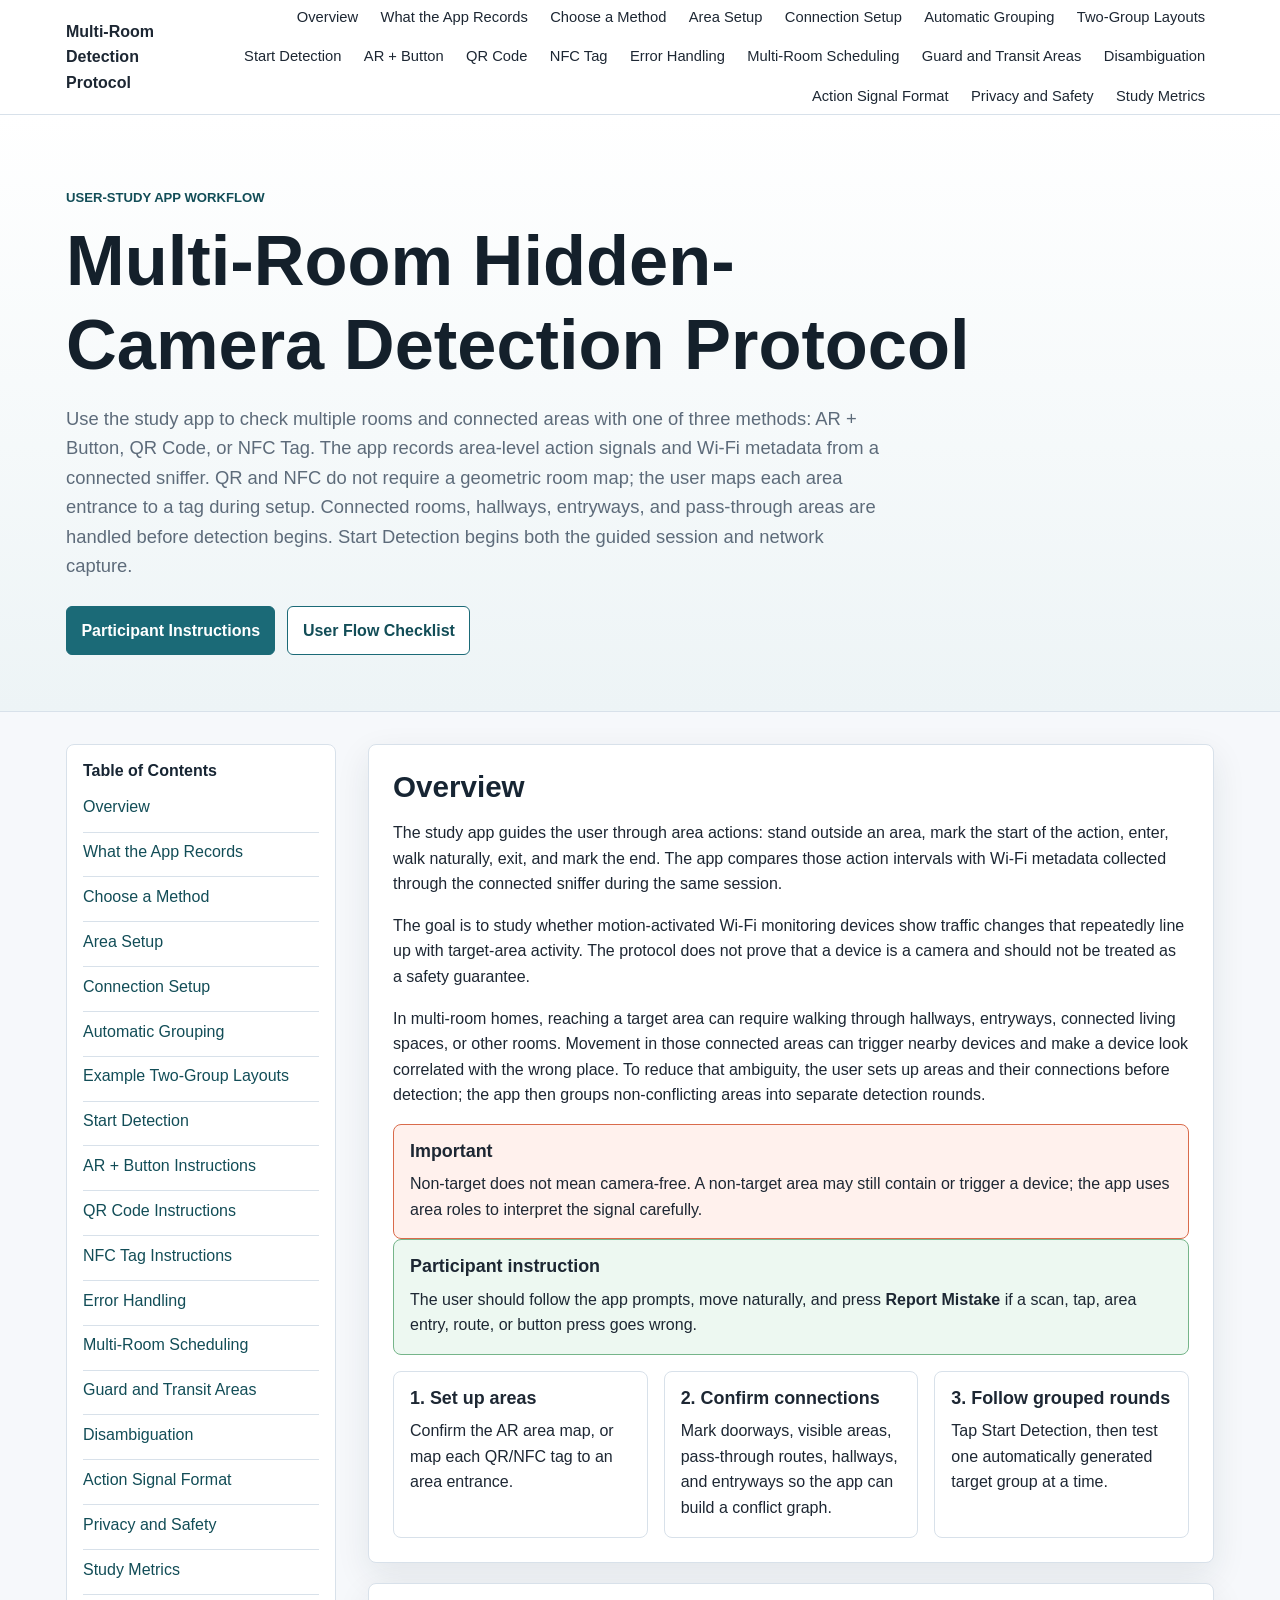
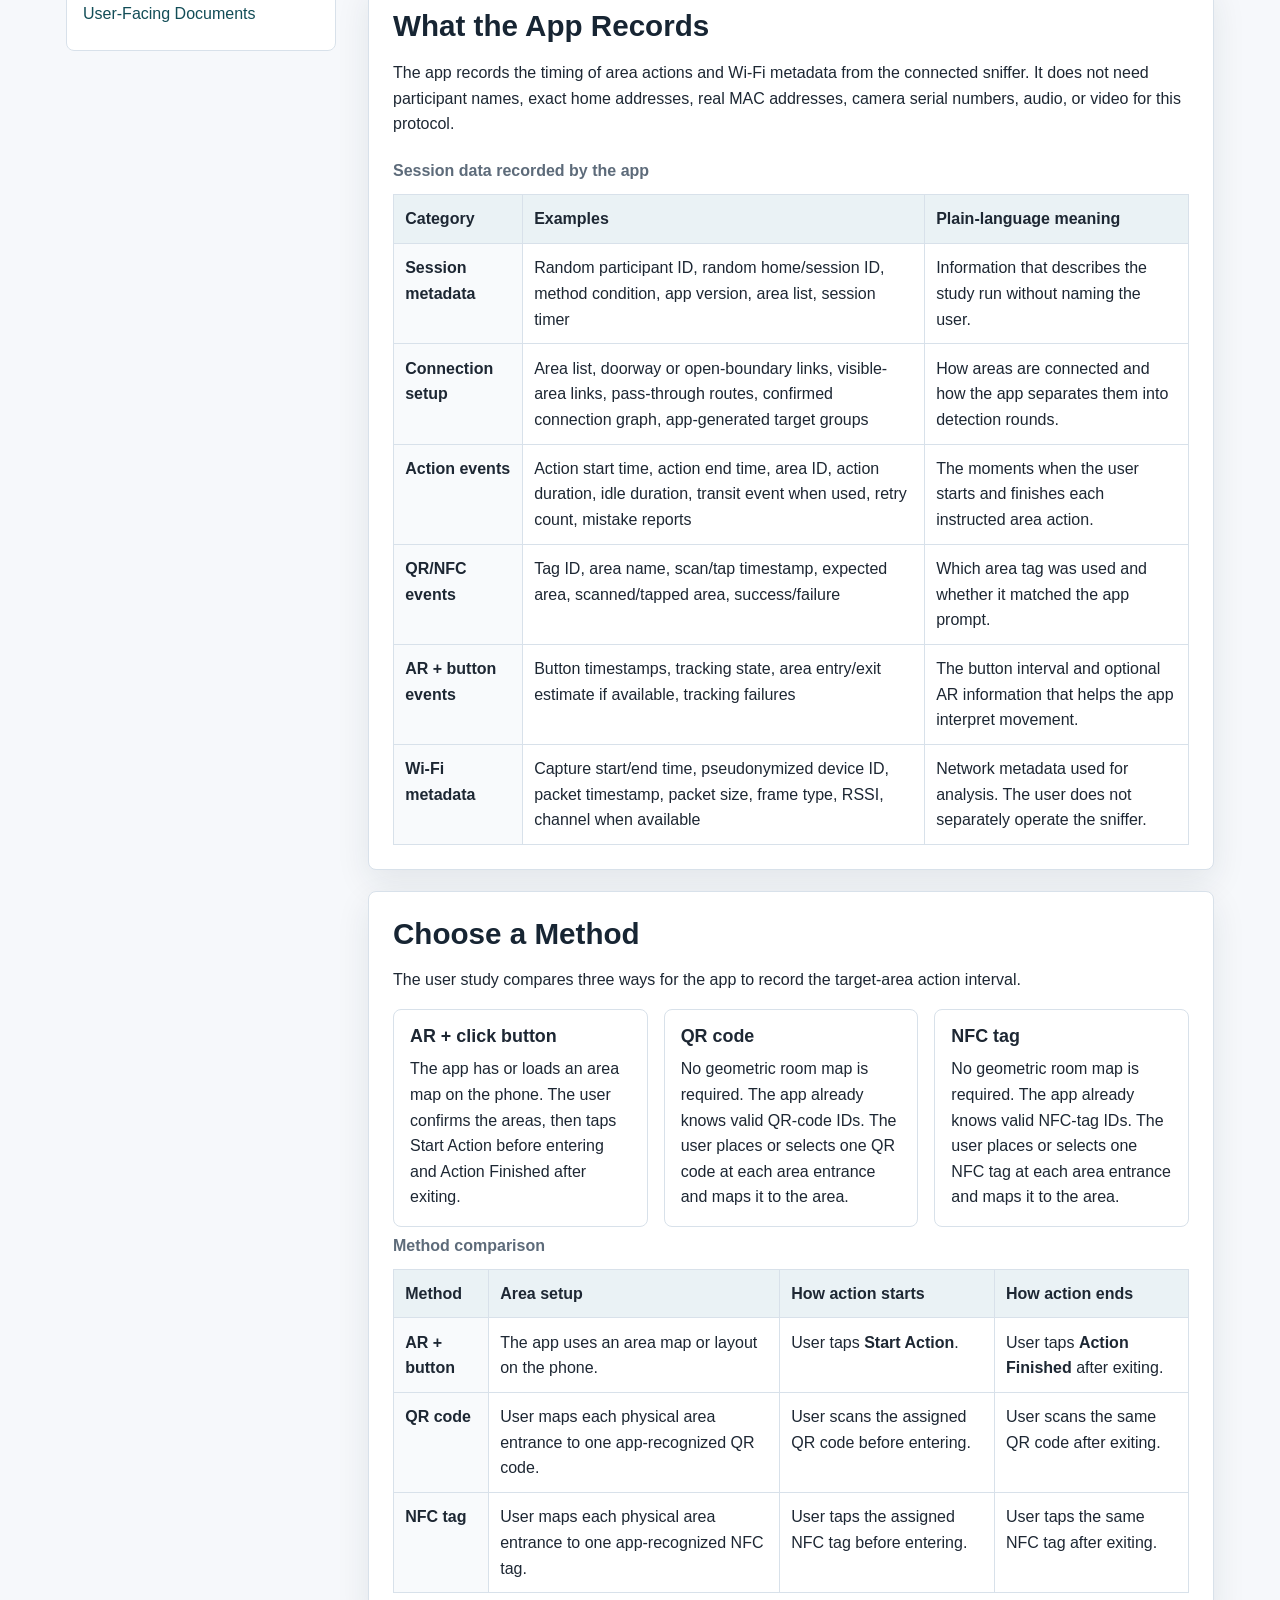
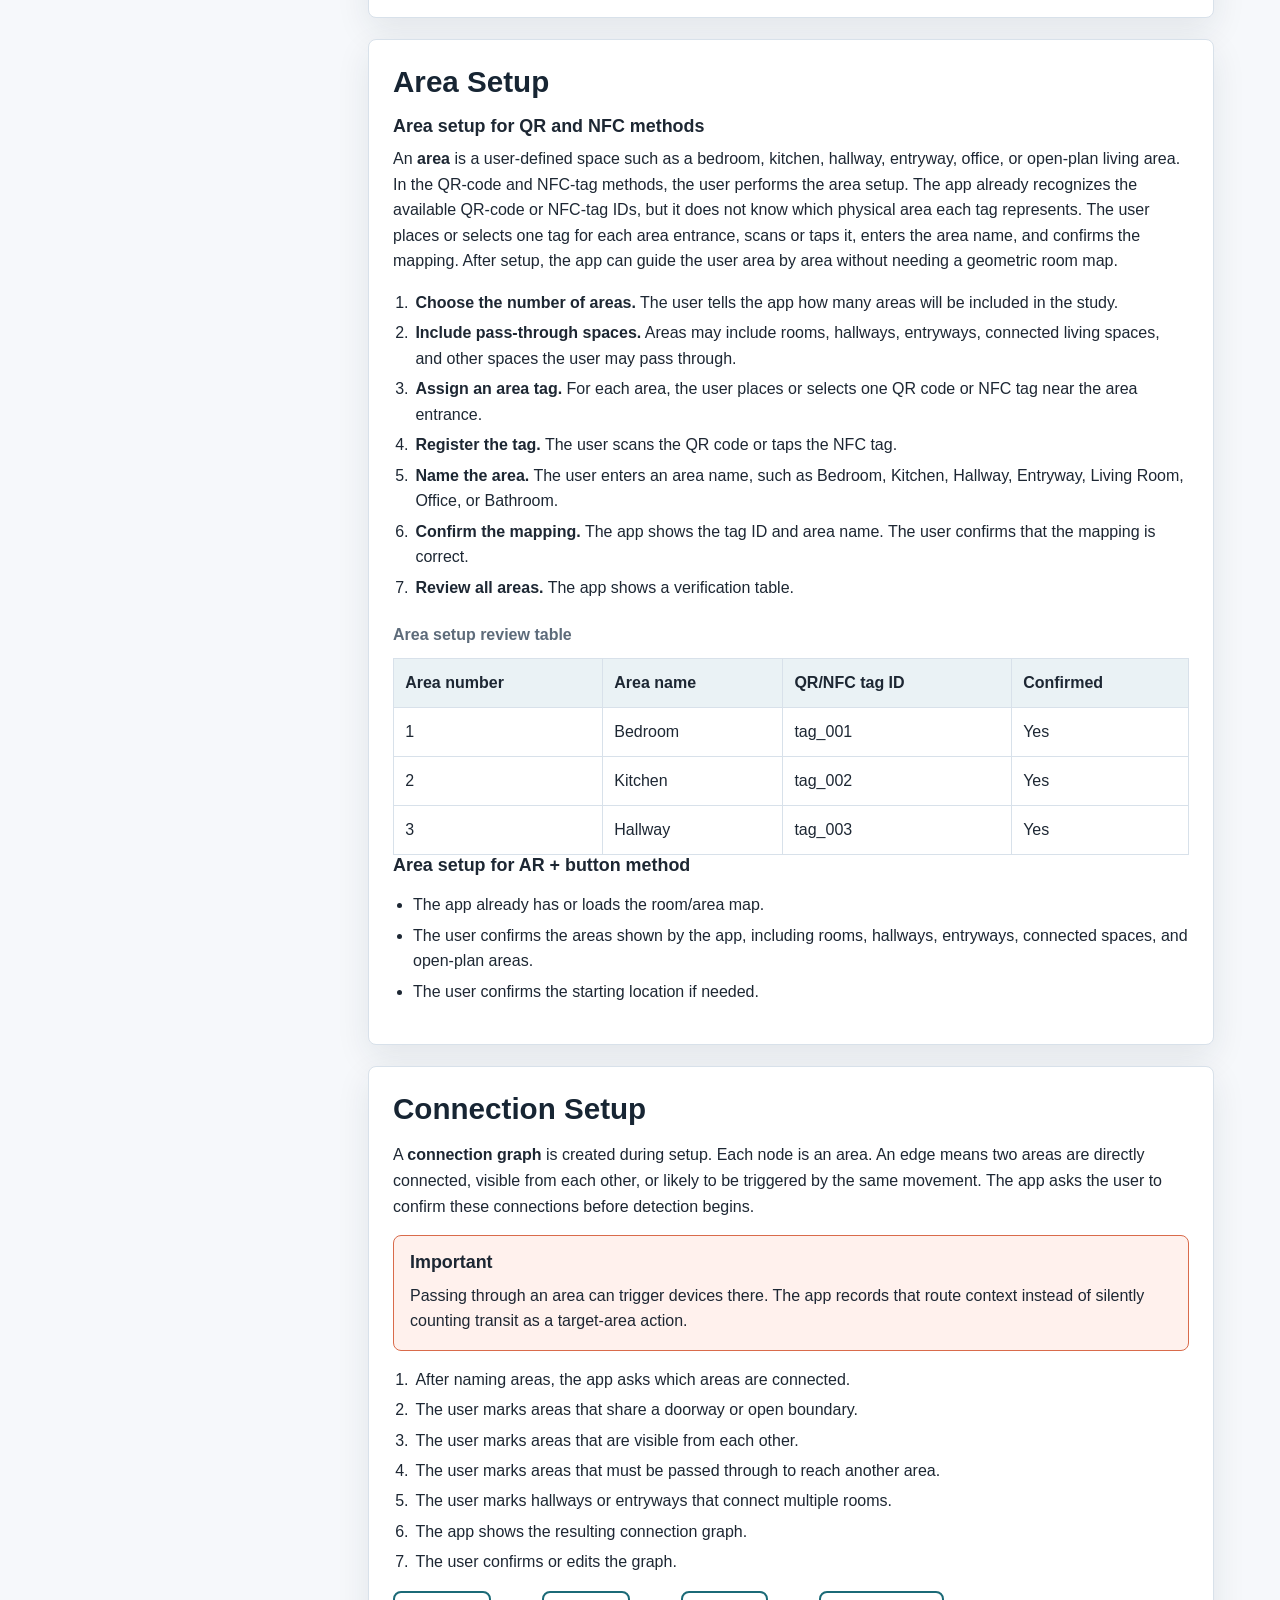
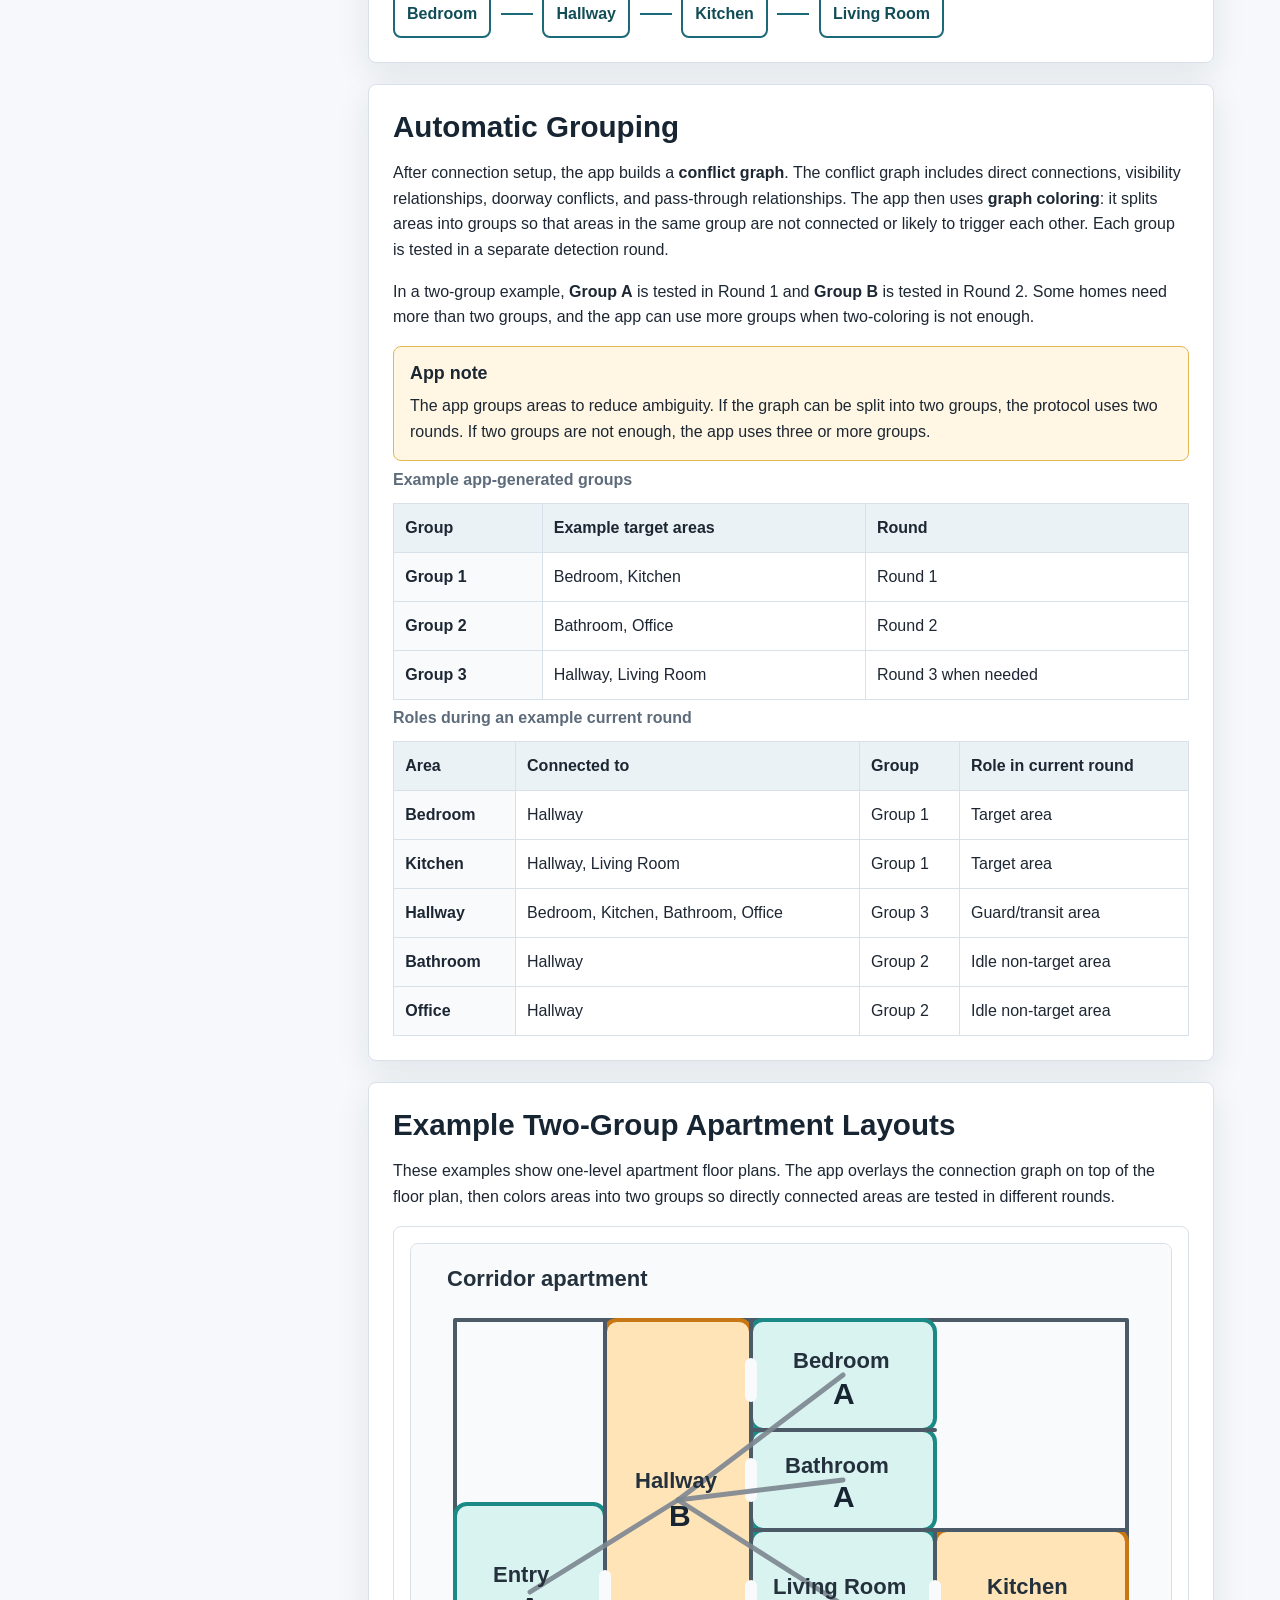
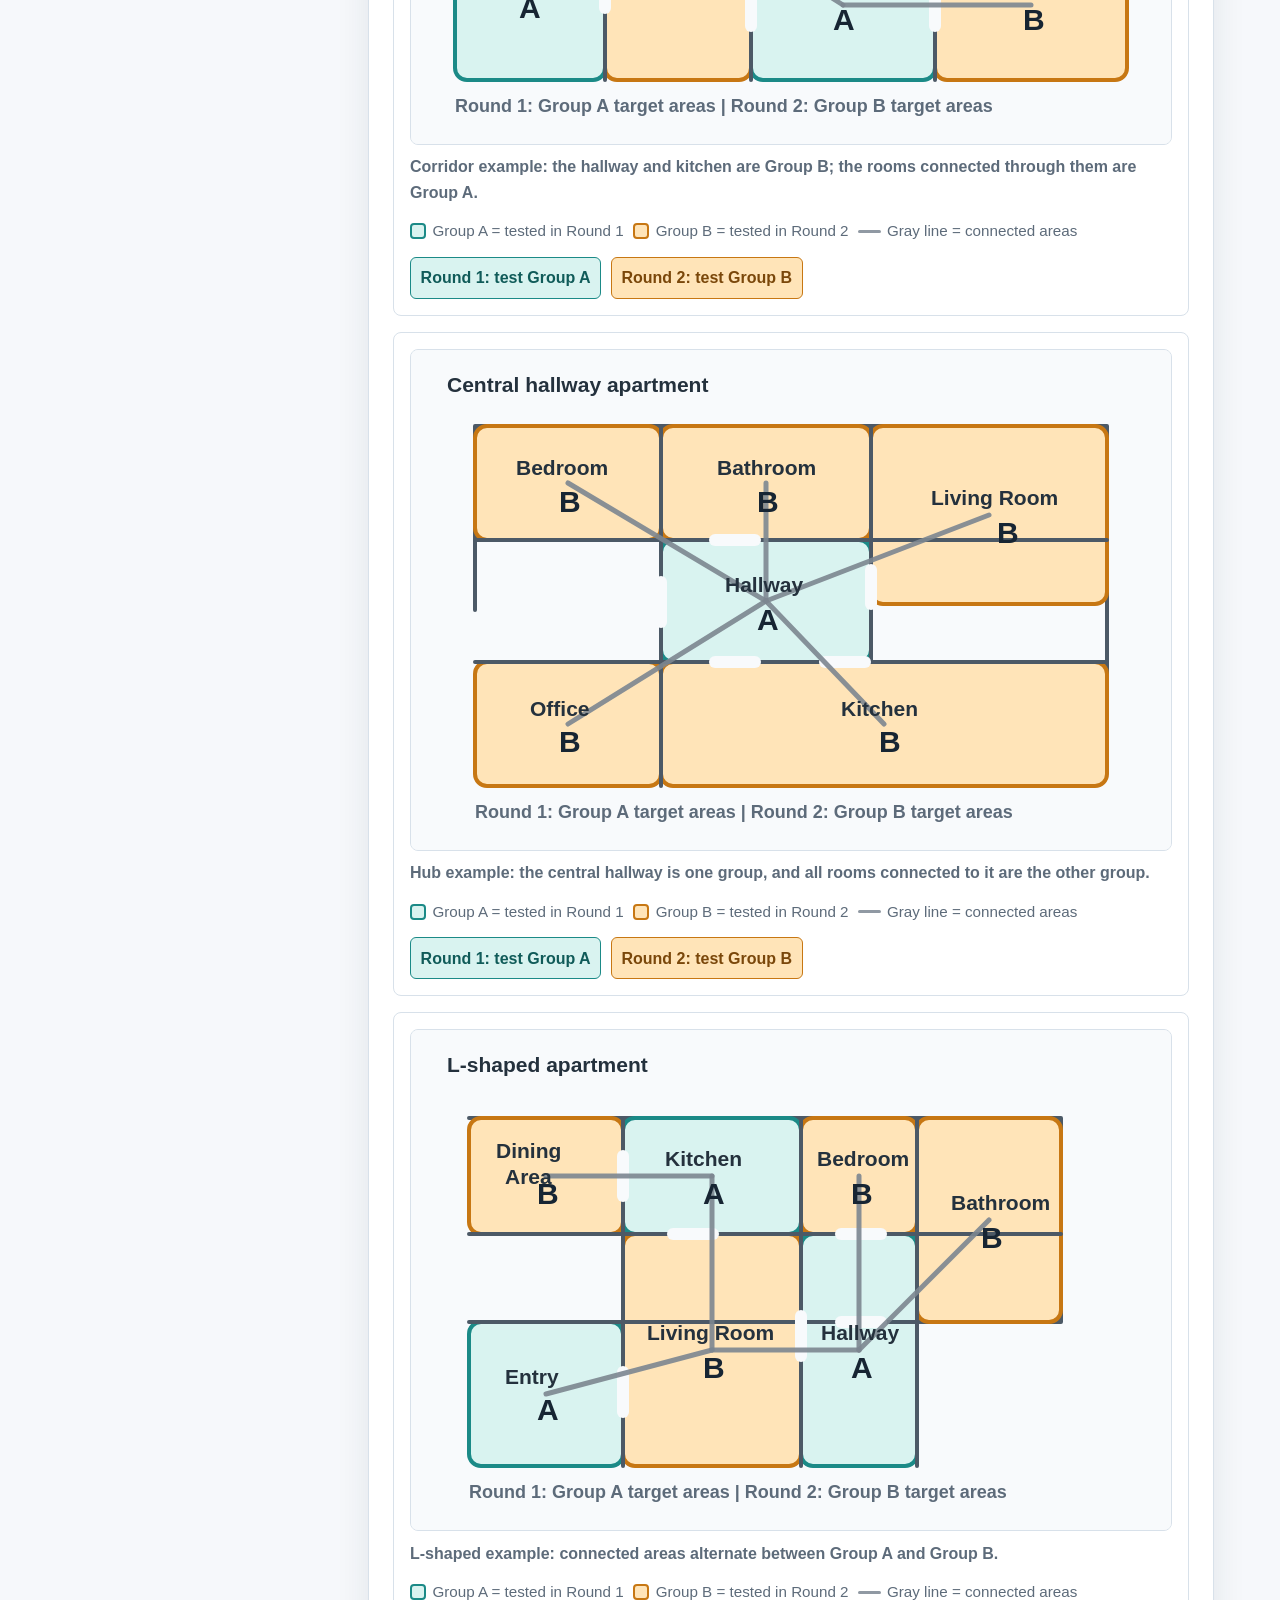
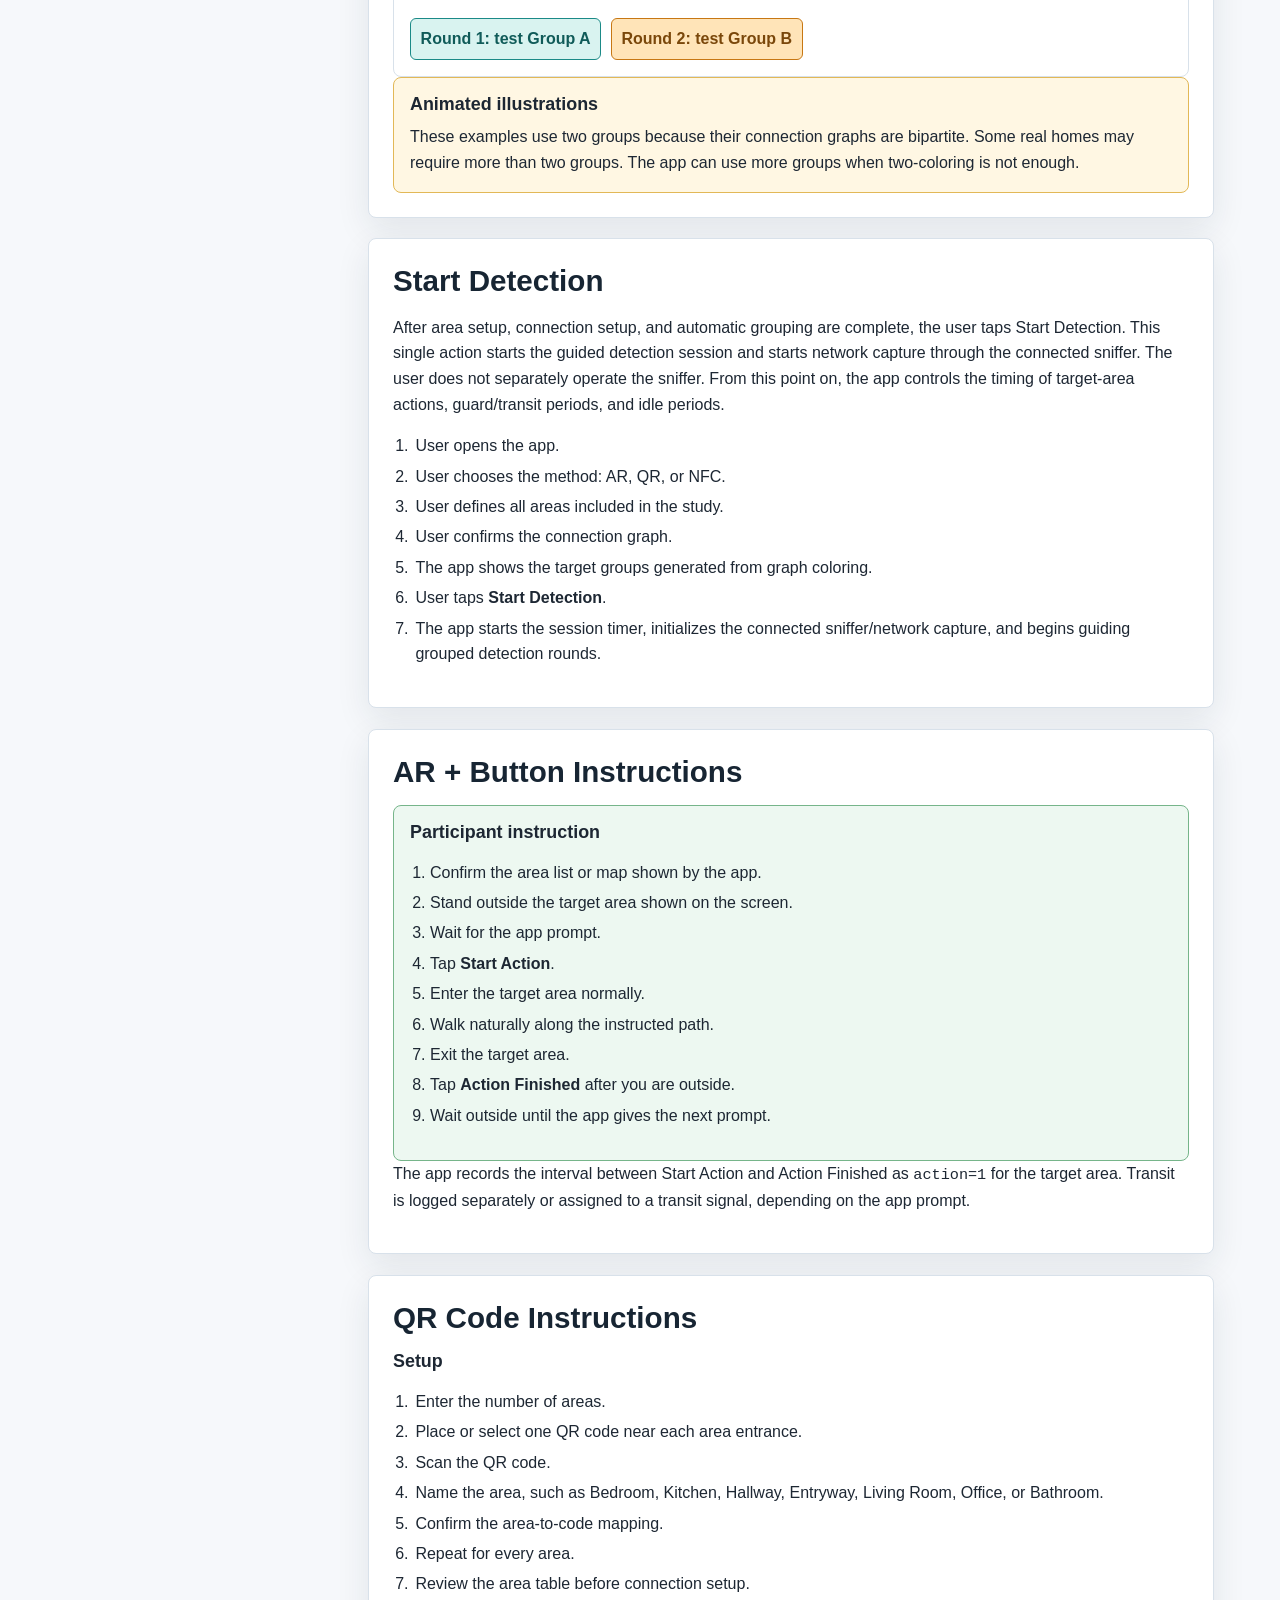
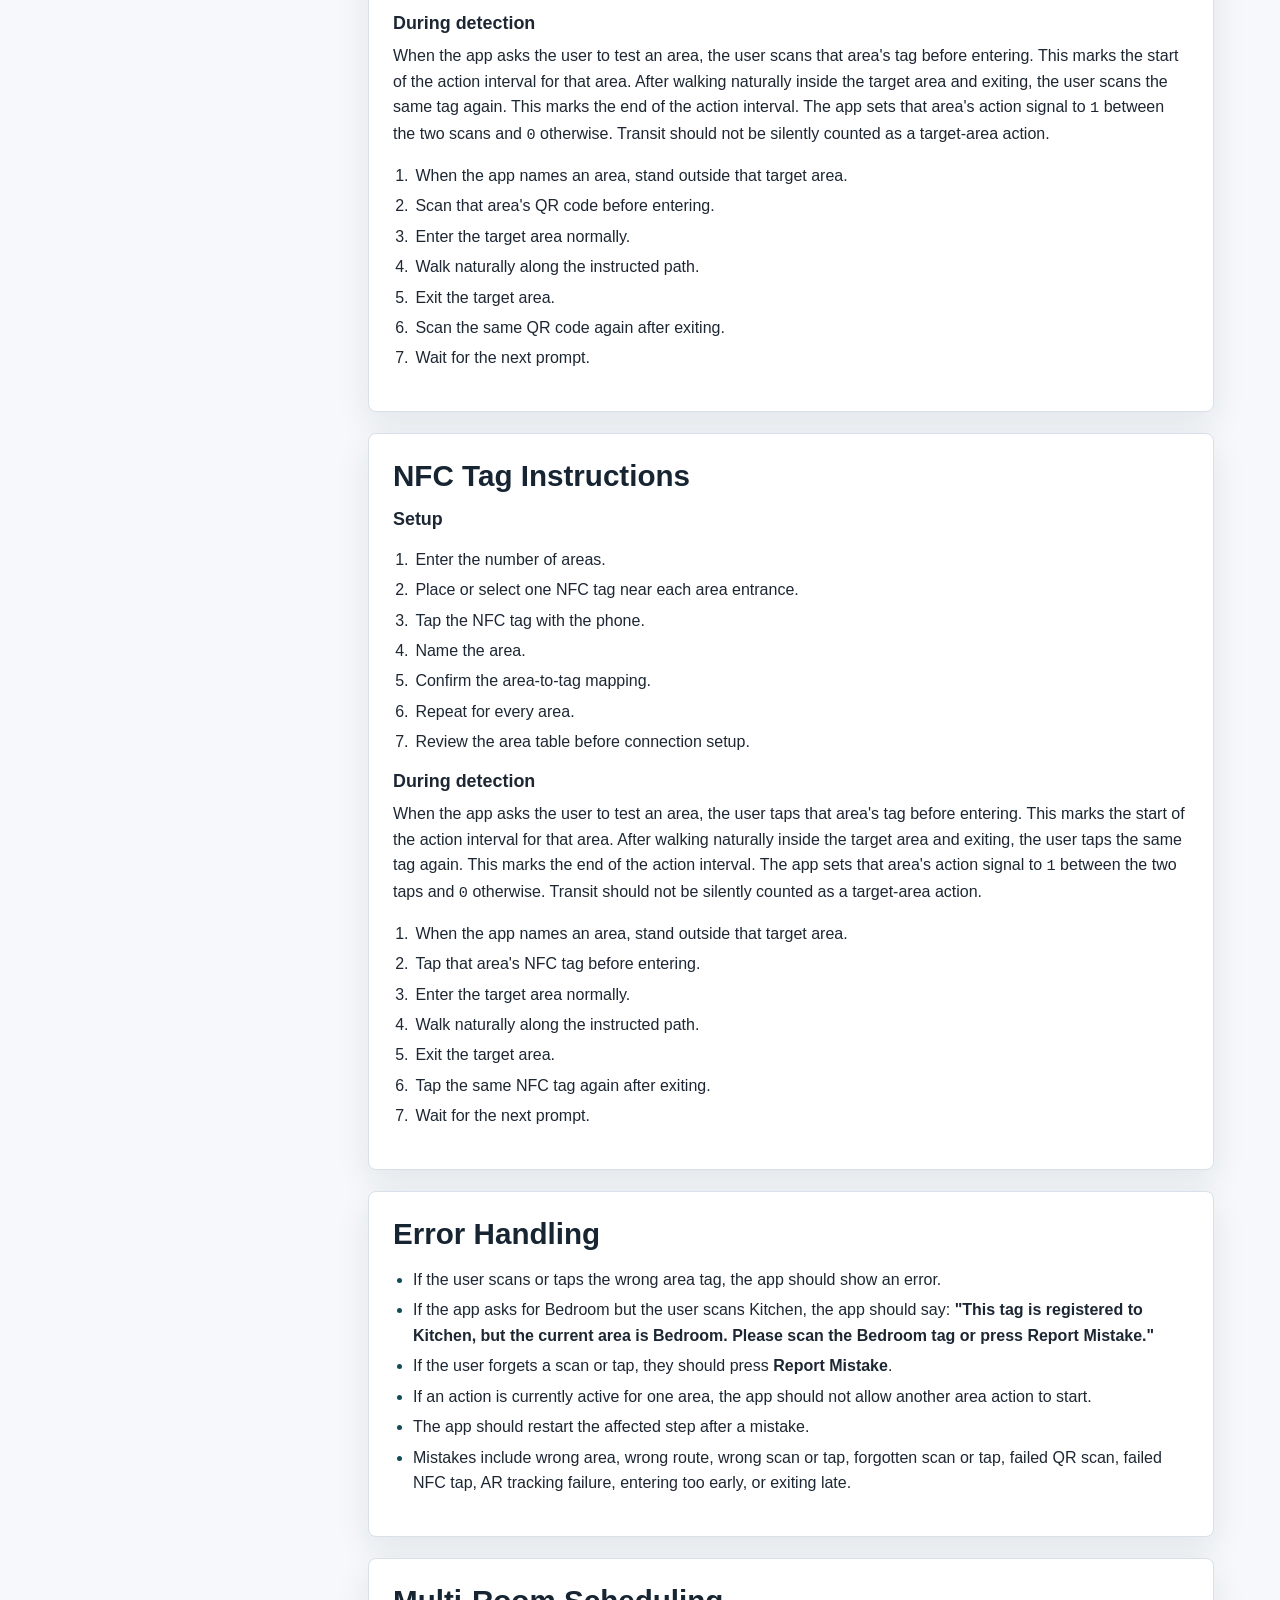
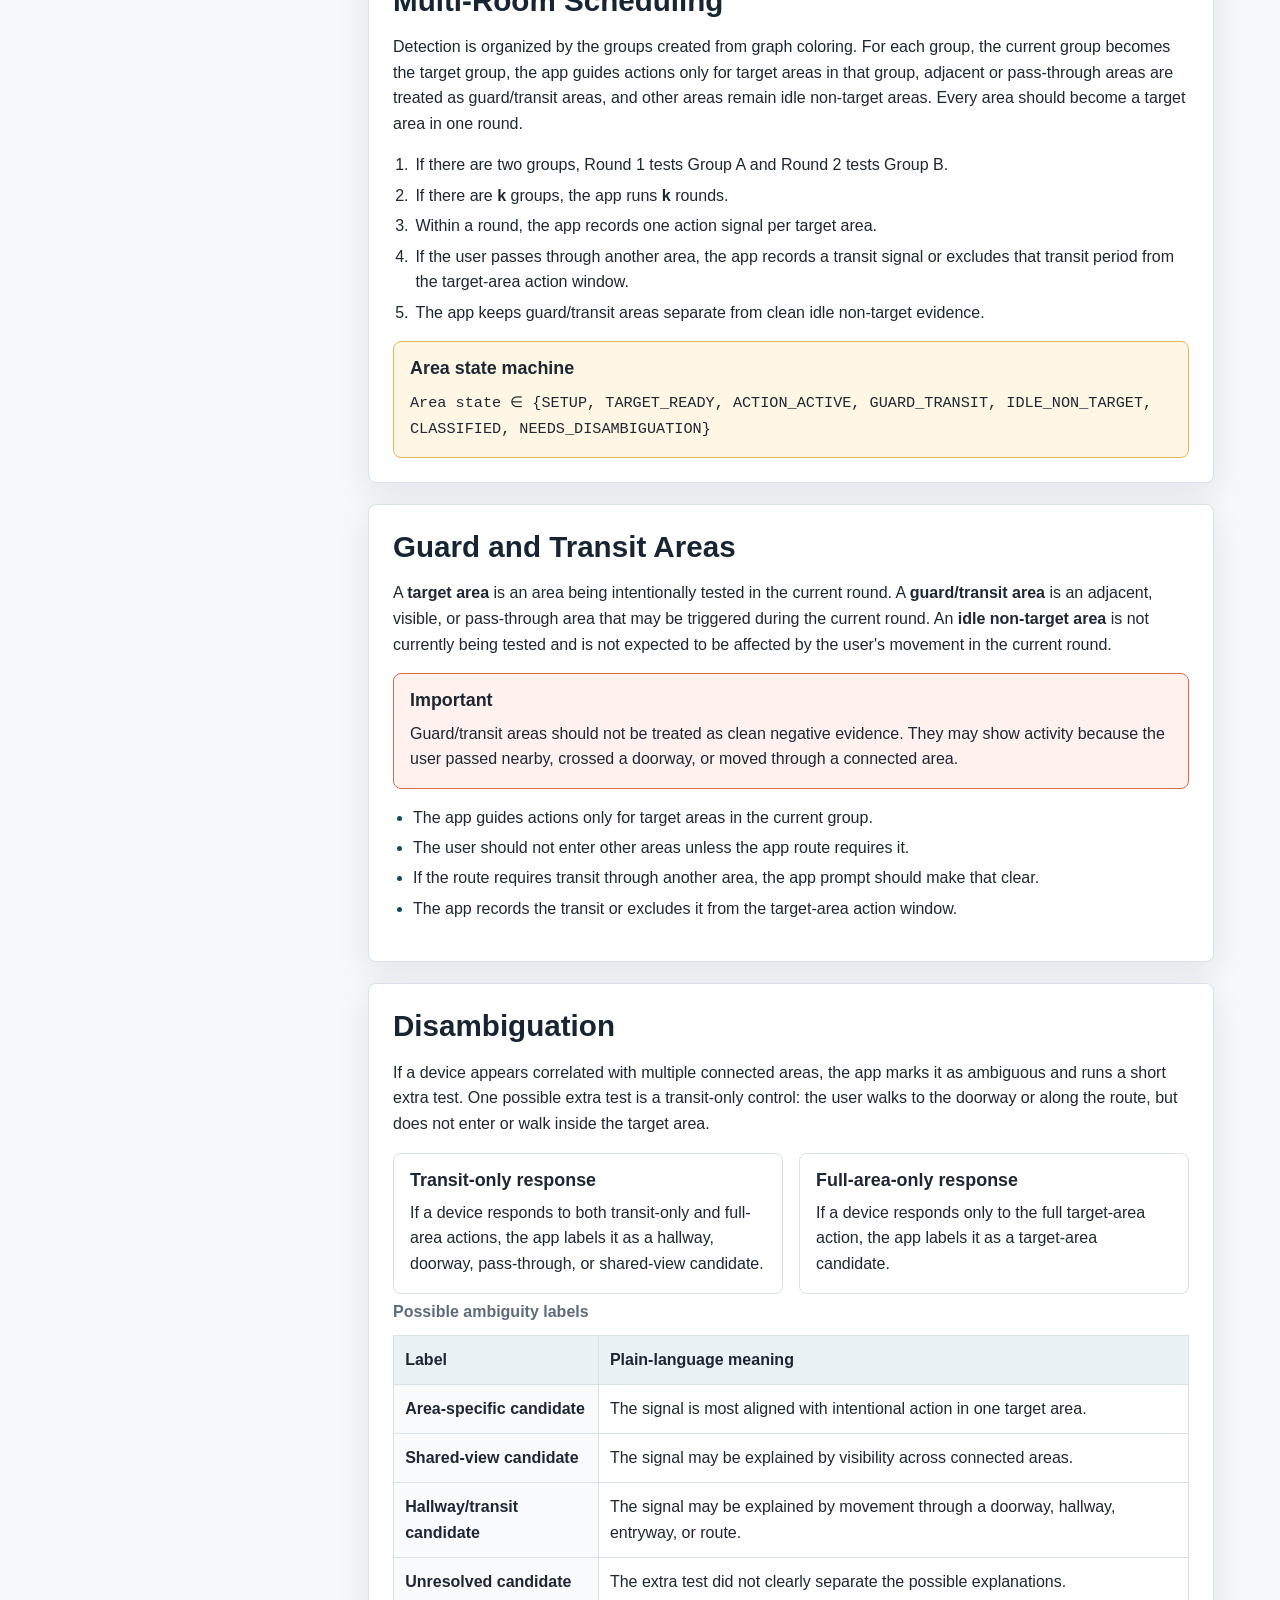
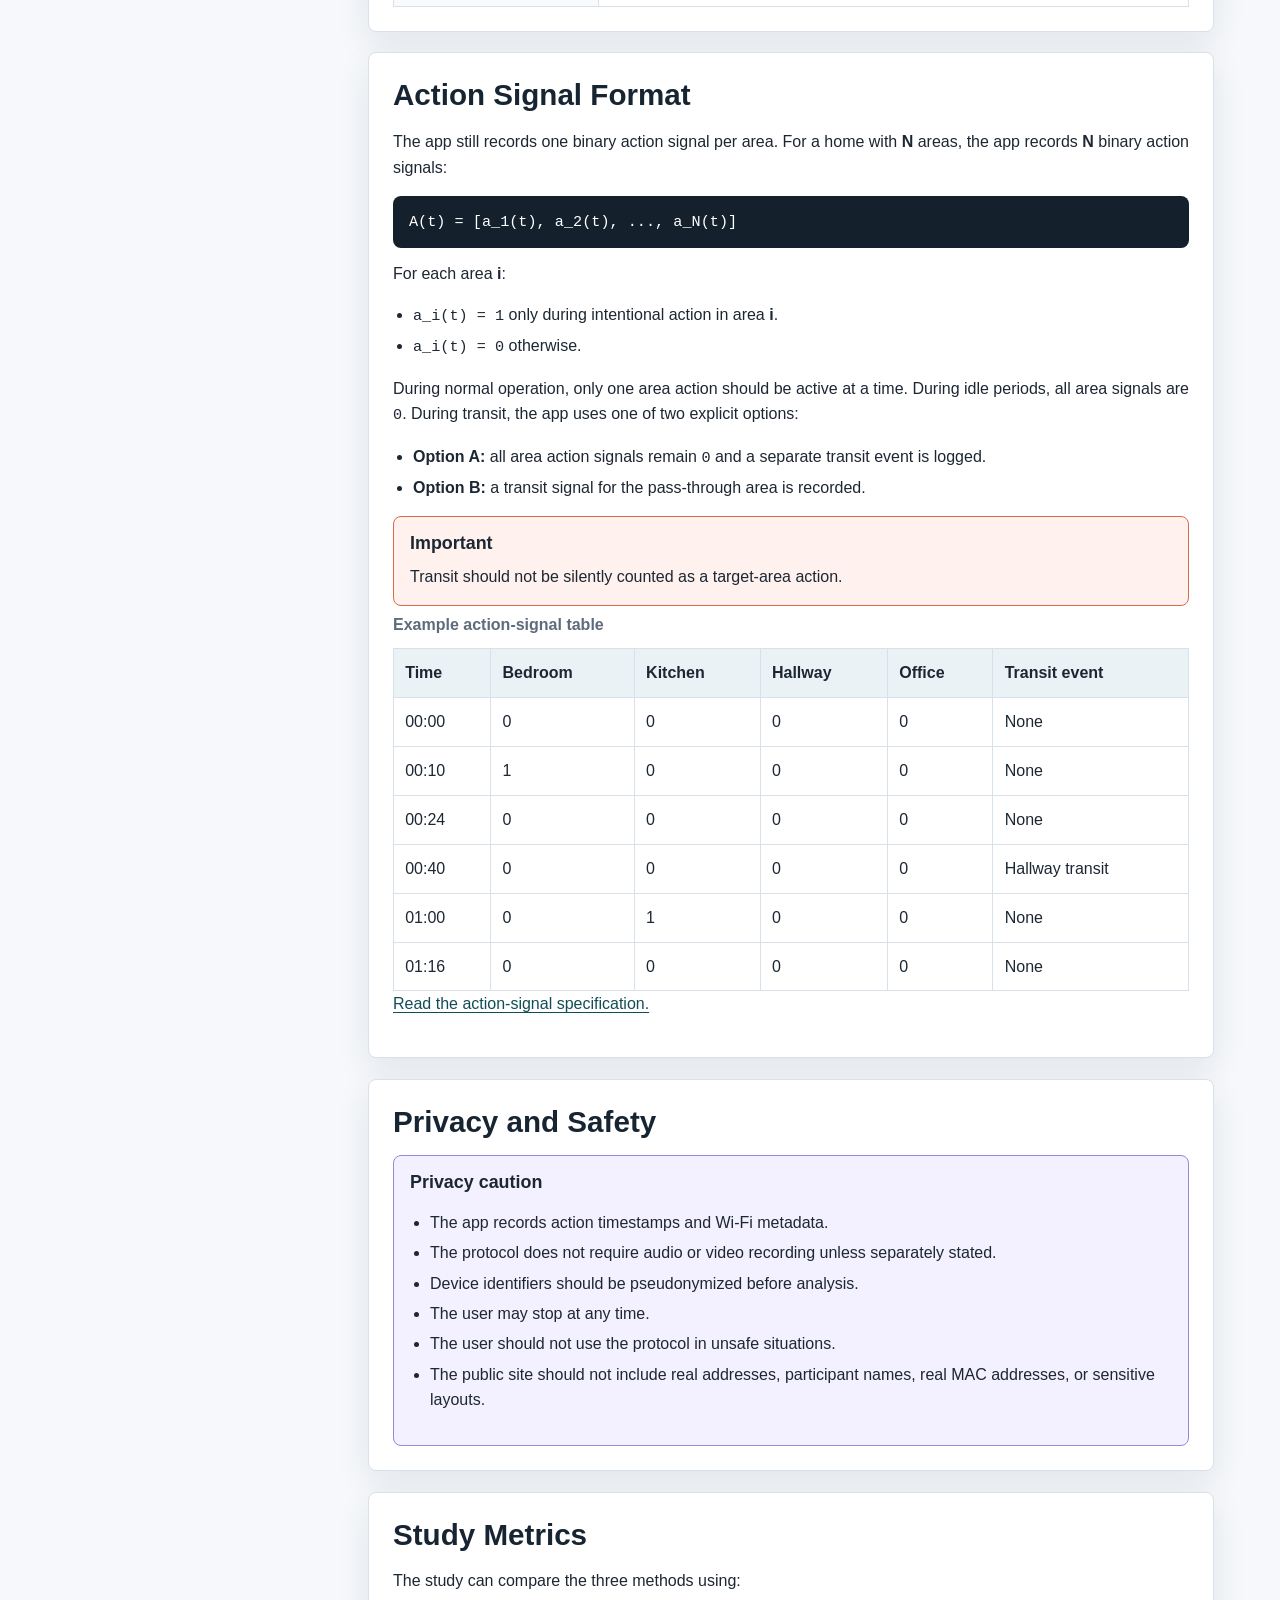
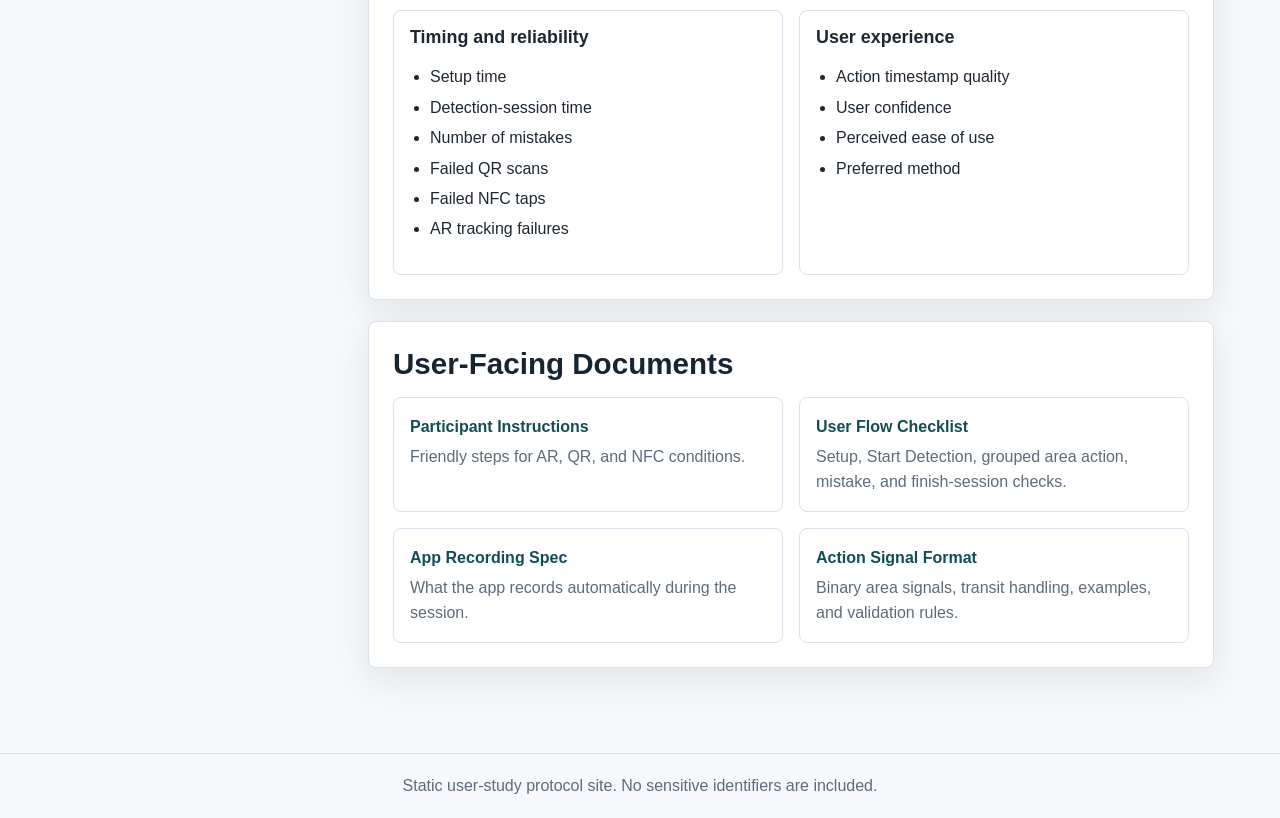
<file: docs/index.html>
<!doctype html>
<html lang="en">
<head>
  <meta charset="utf-8">
  <meta name="viewport" content="width=device-width, initial-scale=1">
  <title>Multi-Room Hidden-Camera Detection Protocol</title>
  <meta name="description" content="A user-facing protocol for a multi-room hidden-camera detection study.">
  <link rel="stylesheet" href="styles.css">
</head>
<body>
  <a class="skip-link" href="#main">Skip to main content</a>

  <header class="site-header">
    <nav class="top-nav" aria-label="Primary navigation">
      <a class="brand" href="#overview">Multi-Room Detection Protocol</a>
      <button class="nav-toggle" type="button" aria-expanded="false" aria-controls="nav-menu">Menu</button>
      <div class="nav-links" id="nav-menu">
        <a href="#overview">Overview</a>
        <a href="#records">What the App Records</a>
        <a href="#methods">Choose a Method</a>
        <a href="#room-setup">Area Setup</a>
        <a href="#connection-setup">Connection Setup</a>
        <a href="#automatic-grouping">Automatic Grouping</a>
        <a href="#two-group-layouts">Two-Group Layouts</a>
        <a href="#start-detection">Start Detection</a>
        <a href="#ar-button">AR + Button</a>
        <a href="#qr-code">QR Code</a>
        <a href="#nfc-tag">NFC Tag</a>
        <a href="#error-handling">Error Handling</a>
        <a href="#scheduling">Multi-Room Scheduling</a>
        <a href="#guard-transit">Guard and Transit Areas</a>
        <a href="#disambiguation">Disambiguation</a>
        <a href="#signal-format">Action Signal Format</a>
        <a href="#privacy">Privacy and Safety</a>
        <a href="#metrics">Study Metrics</a>
      </div>
    </nav>
  </header>

  <main id="main">
    <section class="hero" id="overview">
      <div class="hero-content">
        <p class="eyebrow">User-study app workflow</p>
        <h1>Multi-Room Hidden-Camera Detection Protocol</h1>
        <p class="lead">
          Use the study app to check multiple rooms and connected areas with one of three methods: AR + Button, QR Code, or NFC Tag.
          The app records area-level action signals and Wi-Fi metadata from a connected sniffer.
          QR and NFC do not require a geometric room map; the user maps each area entrance to a tag during setup.
          Connected rooms, hallways, entryways, and pass-through areas are handled before detection begins.
          Start Detection begins both the guided session and network capture.
        </p>
        <div class="hero-actions" aria-label="Related pages">
          <a class="button" href="participant-instructions.html">Participant Instructions</a>
          <a class="button secondary" href="user-flow-checklist.html">User Flow Checklist</a>
        </div>
      </div>
    </section>

    <div class="page-grid">
      <aside class="toc" aria-labelledby="toc-title">
        <h2 id="toc-title">Table of Contents</h2>
        <ol>
          <li><a href="#overview-text">Overview</a></li>
          <li><a href="#records">What the App Records</a></li>
          <li><a href="#methods">Choose a Method</a></li>
          <li><a href="#room-setup">Area Setup</a></li>
          <li><a href="#connection-setup">Connection Setup</a></li>
          <li><a href="#automatic-grouping">Automatic Grouping</a></li>
          <li><a href="#two-group-layouts">Example Two-Group Layouts</a></li>
          <li><a href="#start-detection">Start Detection</a></li>
          <li><a href="#ar-button">AR + Button Instructions</a></li>
          <li><a href="#qr-code">QR Code Instructions</a></li>
          <li><a href="#nfc-tag">NFC Tag Instructions</a></li>
          <li><a href="#error-handling">Error Handling</a></li>
          <li><a href="#scheduling">Multi-Room Scheduling</a></li>
          <li><a href="#guard-transit">Guard and Transit Areas</a></li>
          <li><a href="#disambiguation">Disambiguation</a></li>
          <li><a href="#signal-format">Action Signal Format</a></li>
          <li><a href="#privacy">Privacy and Safety</a></li>
          <li><a href="#metrics">Study Metrics</a></li>
          <li><a href="#documents">User-Facing Documents</a></li>
        </ol>
      </aside>

      <div class="content">
        <section id="overview-text" class="section">
          <h2>Overview</h2>
          <p>
            The study app guides the user through area actions: stand outside an area, mark the start of the action, enter, walk naturally, exit, and mark the end.
            The app compares those action intervals with Wi-Fi metadata collected through the connected sniffer during the same session.
          </p>
          <p>
            The goal is to study whether motion-activated Wi-Fi monitoring devices show traffic changes that repeatedly line up with target-area activity.
            The protocol does not prove that a device is a camera and should not be treated as a safety guarantee.
          </p>
          <p>
            In multi-room homes, reaching a target area can require walking through hallways, entryways, connected living spaces, or other rooms.
            Movement in those connected areas can trigger nearby devices and make a device look correlated with the wrong place.
            To reduce that ambiguity, the user sets up areas and their connections before detection; the app then groups non-conflicting areas into separate detection rounds.
          </p>
          <div class="callout important">
            <h3>Important</h3>
            <p>Non-target does not mean camera-free. A non-target area may still contain or trigger a device; the app uses area roles to interpret the signal carefully.</p>
          </div>
          <div class="callout participant">
            <h3>Participant instruction</h3>
            <p>The user should follow the app prompts, move naturally, and press <strong>Report Mistake</strong> if a scan, tap, area entry, route, or button press goes wrong.</p>
          </div>
          <div class="three-column how-it-works" aria-label="How it works">
            <article class="card">
              <h3>1. Set up areas</h3>
              <p>Confirm the AR area map, or map each QR/NFC tag to an area entrance.</p>
            </article>
            <article class="card">
              <h3>2. Confirm connections</h3>
              <p>Mark doorways, visible areas, pass-through routes, hallways, and entryways so the app can build a conflict graph.</p>
            </article>
            <article class="card">
              <h3>3. Follow grouped rounds</h3>
              <p>Tap Start Detection, then test one automatically generated target group at a time.</p>
            </article>
          </div>
        </section>

        <section id="records" class="section">
          <h2>What the App Records</h2>
          <p>
            The app records the timing of area actions and Wi-Fi metadata from the connected sniffer.
            It does not need participant names, exact home addresses, real MAC addresses, camera serial numbers, audio, or video for this protocol.
          </p>
          <div class="table-wrap">
            <table>
              <caption>Session data recorded by the app</caption>
              <thead>
                <tr>
                  <th>Category</th>
                  <th>Examples</th>
                  <th>Plain-language meaning</th>
                </tr>
              </thead>
              <tbody>
                <tr>
                  <th>Session metadata</th>
                  <td>Random participant ID, random home/session ID, method condition, app version, area list, session timer</td>
                  <td>Information that describes the study run without naming the user.</td>
                </tr>
                <tr>
                  <th>Connection setup</th>
                  <td>Area list, doorway or open-boundary links, visible-area links, pass-through routes, confirmed connection graph, app-generated target groups</td>
                  <td>How areas are connected and how the app separates them into detection rounds.</td>
                </tr>
                <tr>
                  <th>Action events</th>
                  <td>Action start time, action end time, area ID, action duration, idle duration, transit event when used, retry count, mistake reports</td>
                  <td>The moments when the user starts and finishes each instructed area action.</td>
                </tr>
                <tr>
                  <th>QR/NFC events</th>
                  <td>Tag ID, area name, scan/tap timestamp, expected area, scanned/tapped area, success/failure</td>
                  <td>Which area tag was used and whether it matched the app prompt.</td>
                </tr>
                <tr>
                  <th>AR + button events</th>
                  <td>Button timestamps, tracking state, area entry/exit estimate if available, tracking failures</td>
                  <td>The button interval and optional AR information that helps the app interpret movement.</td>
                </tr>
                <tr>
                  <th>Wi-Fi metadata</th>
                  <td>Capture start/end time, pseudonymized device ID, packet timestamp, packet size, frame type, RSSI, channel when available</td>
                  <td>Network metadata used for analysis. The user does not separately operate the sniffer.</td>
                </tr>
              </tbody>
            </table>
          </div>
        </section>

        <section id="methods" class="section">
          <h2>Choose a Method</h2>
          <p>The user study compares three ways for the app to record the target-area action interval.</p>
          <div class="three-column">
            <article class="card">
              <h3>AR + click button</h3>
              <p>The app has or loads an area map on the phone. The user confirms the areas, then taps Start Action before entering and Action Finished after exiting.</p>
            </article>
            <article class="card">
              <h3>QR code</h3>
              <p>No geometric room map is required. The app already knows valid QR-code IDs. The user places or selects one QR code at each area entrance and maps it to the area.</p>
            </article>
            <article class="card">
              <h3>NFC tag</h3>
              <p>No geometric room map is required. The app already knows valid NFC-tag IDs. The user places or selects one NFC tag at each area entrance and maps it to the area.</p>
            </article>
          </div>
          <div class="table-wrap">
            <table>
              <caption>Method comparison</caption>
              <thead>
                <tr>
                  <th>Method</th>
                  <th>Area setup</th>
                  <th>How action starts</th>
                  <th>How action ends</th>
                </tr>
              </thead>
              <tbody>
                <tr>
                  <th>AR + button</th>
                  <td>The app uses an area map or layout on the phone.</td>
                  <td>User taps <strong>Start Action</strong>.</td>
                  <td>User taps <strong>Action Finished</strong> after exiting.</td>
                </tr>
                <tr>
                  <th>QR code</th>
                  <td>User maps each physical area entrance to one app-recognized QR code.</td>
                  <td>User scans the assigned QR code before entering.</td>
                  <td>User scans the same QR code after exiting.</td>
                </tr>
                <tr>
                  <th>NFC tag</th>
                  <td>User maps each physical area entrance to one app-recognized NFC tag.</td>
                  <td>User taps the assigned NFC tag before entering.</td>
                  <td>User taps the same NFC tag after exiting.</td>
                </tr>
              </tbody>
            </table>
          </div>
        </section>

        <section id="room-setup" class="section">
          <h2>Area Setup</h2>
          <h3>Area setup for QR and NFC methods</h3>
          <p>
            An <strong>area</strong> is a user-defined space such as a bedroom, kitchen, hallway, entryway, office, or open-plan living area.
            In the QR-code and NFC-tag methods, the user performs the area setup.
            The app already recognizes the available QR-code or NFC-tag IDs, but it does not know which physical area each tag represents.
            The user places or selects one tag for each area entrance, scans or taps it, enters the area name, and confirms the mapping.
            After setup, the app can guide the user area by area without needing a geometric room map.
          </p>
          <ol class="steps">
            <li><strong>Choose the number of areas.</strong> The user tells the app how many areas will be included in the study.</li>
            <li><strong>Include pass-through spaces.</strong> Areas may include rooms, hallways, entryways, connected living spaces, and other spaces the user may pass through.</li>
            <li><strong>Assign an area tag.</strong> For each area, the user places or selects one QR code or NFC tag near the area entrance.</li>
            <li><strong>Register the tag.</strong> The user scans the QR code or taps the NFC tag.</li>
            <li><strong>Name the area.</strong> The user enters an area name, such as Bedroom, Kitchen, Hallway, Entryway, Living Room, Office, or Bathroom.</li>
            <li><strong>Confirm the mapping.</strong> The app shows the tag ID and area name. The user confirms that the mapping is correct.</li>
            <li><strong>Review all areas.</strong> The app shows a verification table.</li>
          </ol>
          <div class="table-wrap">
            <table>
              <caption>Area setup review table</caption>
              <thead>
                <tr>
                  <th>Area number</th>
                  <th>Area name</th>
                  <th>QR/NFC tag ID</th>
                  <th>Confirmed</th>
                </tr>
              </thead>
              <tbody>
                <tr><td>1</td><td>Bedroom</td><td>tag_001</td><td>Yes</td></tr>
                <tr><td>2</td><td>Kitchen</td><td>tag_002</td><td>Yes</td></tr>
                <tr><td>3</td><td>Hallway</td><td>tag_003</td><td>Yes</td></tr>
              </tbody>
            </table>
          </div>

          <h3>Area setup for AR + button method</h3>
          <ul>
            <li>The app already has or loads the room/area map.</li>
            <li>The user confirms the areas shown by the app, including rooms, hallways, entryways, connected spaces, and open-plan areas.</li>
            <li>The user confirms the starting location if needed.</li>
          </ul>
        </section>

        <section id="connection-setup" class="section">
          <h2>Connection Setup</h2>
          <p>
            A <strong>connection graph</strong> is created during setup. Each node is an area. An edge means two areas are directly connected, visible from each other, or likely to be triggered by the same movement.
            The app asks the user to confirm these connections before detection begins.
          </p>
          <div class="callout important">
            <h3>Important</h3>
            <p>Passing through an area can trigger devices there. The app records that route context instead of silently counting transit as a target-area action.</p>
          </div>
          <ol class="steps">
            <li>After naming areas, the app asks which areas are connected.</li>
            <li>The user marks areas that share a doorway or open boundary.</li>
            <li>The user marks areas that are visible from each other.</li>
            <li>The user marks areas that must be passed through to reach another area.</li>
            <li>The user marks hallways or entryways that connect multiple rooms.</li>
            <li>The app shows the resulting connection graph.</li>
            <li>The user confirms or edits the graph.</li>
          </ol>
          <div class="graph-example" aria-label="Example connection graph">
            <span class="graph-node">Bedroom</span>
            <span class="graph-edge" aria-hidden="true"></span>
            <span class="graph-node">Hallway</span>
            <span class="graph-edge" aria-hidden="true"></span>
            <span class="graph-node">Kitchen</span>
            <span class="graph-edge" aria-hidden="true"></span>
            <span class="graph-node">Living Room</span>
          </div>
        </section>

        <section id="automatic-grouping" class="section">
          <h2>Automatic Grouping</h2>
          <p>
            After connection setup, the app builds a <strong>conflict graph</strong>.
            The conflict graph includes direct connections, visibility relationships, doorway conflicts, and pass-through relationships.
            The app then uses <strong>graph coloring</strong>: it splits areas into groups so that areas in the same group are not connected or likely to trigger each other.
            Each group is tested in a separate detection round.
          </p>
          <p>
            In a two-group example, <strong>Group A</strong> is tested in Round 1 and <strong>Group B</strong> is tested in Round 2.
            Some homes need more than two groups, and the app can use more groups when two-coloring is not enough.
          </p>
          <div class="callout note">
            <h3>App note</h3>
            <p>The app groups areas to reduce ambiguity. If the graph can be split into two groups, the protocol uses two rounds. If two groups are not enough, the app uses three or more groups.</p>
          </div>
          <div class="table-wrap">
            <table>
              <caption>Example app-generated groups</caption>
              <thead>
                <tr>
                  <th>Group</th>
                  <th>Example target areas</th>
                  <th>Round</th>
                </tr>
              </thead>
              <tbody>
                <tr><th>Group 1</th><td>Bedroom, Kitchen</td><td>Round 1</td></tr>
                <tr><th>Group 2</th><td>Bathroom, Office</td><td>Round 2</td></tr>
                <tr><th>Group 3</th><td>Hallway, Living Room</td><td>Round 3 when needed</td></tr>
              </tbody>
            </table>
          </div>
          <div class="table-wrap">
            <table>
              <caption>Roles during an example current round</caption>
              <thead>
                <tr>
                  <th>Area</th>
                  <th>Connected to</th>
                  <th>Group</th>
                  <th>Role in current round</th>
                </tr>
              </thead>
              <tbody>
                <tr><th>Bedroom</th><td>Hallway</td><td>Group 1</td><td>Target area</td></tr>
                <tr><th>Kitchen</th><td>Hallway, Living Room</td><td>Group 1</td><td>Target area</td></tr>
                <tr><th>Hallway</th><td>Bedroom, Kitchen, Bathroom, Office</td><td>Group 3</td><td>Guard/transit area</td></tr>
                <tr><th>Bathroom</th><td>Hallway</td><td>Group 2</td><td>Idle non-target area</td></tr>
                <tr><th>Office</th><td>Hallway</td><td>Group 2</td><td>Idle non-target area</td></tr>
              </tbody>
            </table>
          </div>
        </section>

        <section id="two-group-layouts" class="section">
          <h2>Example Two-Group Apartment Layouts</h2>
          <p>
            These examples show one-level apartment floor plans.
            The app overlays the connection graph on top of the floor plan, then colors areas into two groups so directly connected areas are tested in different rounds.
          </p>
          <div class="illustration-grid">
            <article class="illustration-card">
              <figure class="grouping-figure">
                <img src="assets/illustrations/corridor-two-color.svg" alt="Animated corridor apartment example with Entry, Bedroom, Bathroom, and Living Room in Group A, and Hallway and Kitchen in Group B.">
                <figcaption>Corridor example: the hallway and kitchen are Group B; the rooms connected through them are Group A.</figcaption>
              </figure>
              <div class="graph-legend" aria-label="Legend">
                <span><span class="legend-swatch group-a"></span>Group A = tested in Round 1</span>
                <span><span class="legend-swatch group-b"></span>Group B = tested in Round 2</span>
                <span><span class="legend-line"></span>Gray line = connected areas</span>
              </div>
              <div class="round-list" aria-label="Test rounds">
                <span class="round-badge group-a">Round 1: test Group A</span>
                <span class="round-badge group-b">Round 2: test Group B</span>
              </div>
            </article>

            <article class="illustration-card">
              <figure class="grouping-figure">
                <img src="assets/illustrations/hub-two-color.svg" alt="Animated hub apartment example with Hallway in Group A and Bedroom, Bathroom, Office, Living Room, and Kitchen in Group B.">
                <figcaption>Hub example: the central hallway is one group, and all rooms connected to it are the other group.</figcaption>
              </figure>
              <div class="graph-legend" aria-label="Legend">
                <span><span class="legend-swatch group-a"></span>Group A = tested in Round 1</span>
                <span><span class="legend-swatch group-b"></span>Group B = tested in Round 2</span>
                <span><span class="legend-line"></span>Gray line = connected areas</span>
              </div>
              <div class="round-list" aria-label="Test rounds">
                <span class="round-badge group-a">Round 1: test Group A</span>
                <span class="round-badge group-b">Round 2: test Group B</span>
              </div>
            </article>

            <article class="illustration-card">
              <figure class="grouping-figure">
                <img src="assets/illustrations/lshape-two-color.svg" alt="Animated L-shaped apartment example with Entry, Hallway, and Kitchen in Group A, and Living Room, Bedroom, Bathroom, and Dining Area in Group B.">
                <figcaption>L-shaped example: connected areas alternate between Group A and Group B.</figcaption>
              </figure>
              <div class="graph-legend" aria-label="Legend">
                <span><span class="legend-swatch group-a"></span>Group A = tested in Round 1</span>
                <span><span class="legend-swatch group-b"></span>Group B = tested in Round 2</span>
                <span><span class="legend-line"></span>Gray line = connected areas</span>
              </div>
              <div class="round-list" aria-label="Test rounds">
                <span class="round-badge group-a">Round 1: test Group A</span>
                <span class="round-badge group-b">Round 2: test Group B</span>
              </div>
            </article>
          </div>
          <div class="callout note">
            <h3>Animated illustrations</h3>
            <p>These examples use two groups because their connection graphs are bipartite. Some real homes may require more than two groups. The app can use more groups when two-coloring is not enough.</p>
          </div>
        </section>

        <section id="start-detection" class="section">
          <h2>Start Detection</h2>
          <p>
            After area setup, connection setup, and automatic grouping are complete, the user taps Start Detection.
            This single action starts the guided detection session and starts network capture through the connected sniffer.
            The user does not separately operate the sniffer.
            From this point on, the app controls the timing of target-area actions, guard/transit periods, and idle periods.
          </p>
          <ol class="steps">
            <li>User opens the app.</li>
            <li>User chooses the method: AR, QR, or NFC.</li>
            <li>User defines all areas included in the study.</li>
            <li>User confirms the connection graph.</li>
            <li>The app shows the target groups generated from graph coloring.</li>
            <li>User taps <strong>Start Detection</strong>.</li>
            <li>The app starts the session timer, initializes the connected sniffer/network capture, and begins guiding grouped detection rounds.</li>
          </ol>
        </section>

        <section id="ar-button" class="section">
          <h2>AR + Button Instructions</h2>
          <div class="callout participant">
            <h3>Participant instruction</h3>
            <ol>
              <li>Confirm the area list or map shown by the app.</li>
              <li>Stand outside the target area shown on the screen.</li>
              <li>Wait for the app prompt.</li>
              <li>Tap <strong>Start Action</strong>.</li>
              <li>Enter the target area normally.</li>
              <li>Walk naturally along the instructed path.</li>
              <li>Exit the target area.</li>
              <li>Tap <strong>Action Finished</strong> after you are outside.</li>
              <li>Wait outside until the app gives the next prompt.</li>
            </ol>
          </div>
          <p>
            The app records the interval between Start Action and Action Finished as <code>action=1</code> for the target area.
            Transit is logged separately or assigned to a transit signal, depending on the app prompt.
          </p>
        </section>

        <section id="qr-code" class="section">
          <h2>QR Code Instructions</h2>
          <h3>Setup</h3>
          <ol class="steps">
            <li>Enter the number of areas.</li>
            <li>Place or select one QR code near each area entrance.</li>
            <li>Scan the QR code.</li>
            <li>Name the area, such as Bedroom, Kitchen, Hallway, Entryway, Living Room, Office, or Bathroom.</li>
            <li>Confirm the area-to-code mapping.</li>
            <li>Repeat for every area.</li>
            <li>Review the area table before connection setup.</li>
          </ol>
          <h3>During detection</h3>
          <p>
            When the app asks the user to test an area, the user scans that area's tag before entering.
            This marks the start of the action interval for that area.
            After walking naturally inside the target area and exiting, the user scans the same tag again.
            This marks the end of the action interval.
            The app sets that area's action signal to <code>1</code> between the two scans and <code>0</code> otherwise.
            Transit should not be silently counted as a target-area action.
          </p>
          <ol class="steps">
            <li>When the app names an area, stand outside that target area.</li>
            <li>Scan that area's QR code before entering.</li>
            <li>Enter the target area normally.</li>
            <li>Walk naturally along the instructed path.</li>
            <li>Exit the target area.</li>
            <li>Scan the same QR code again after exiting.</li>
            <li>Wait for the next prompt.</li>
          </ol>
        </section>

        <section id="nfc-tag" class="section">
          <h2>NFC Tag Instructions</h2>
          <h3>Setup</h3>
          <ol class="steps">
            <li>Enter the number of areas.</li>
            <li>Place or select one NFC tag near each area entrance.</li>
            <li>Tap the NFC tag with the phone.</li>
            <li>Name the area.</li>
            <li>Confirm the area-to-tag mapping.</li>
            <li>Repeat for every area.</li>
            <li>Review the area table before connection setup.</li>
          </ol>
          <h3>During detection</h3>
          <p>
            When the app asks the user to test an area, the user taps that area's tag before entering.
            This marks the start of the action interval for that area.
            After walking naturally inside the target area and exiting, the user taps the same tag again.
            This marks the end of the action interval.
            The app sets that area's action signal to <code>1</code> between the two taps and <code>0</code> otherwise.
            Transit should not be silently counted as a target-area action.
          </p>
          <ol class="steps">
            <li>When the app names an area, stand outside that target area.</li>
            <li>Tap that area's NFC tag before entering.</li>
            <li>Enter the target area normally.</li>
            <li>Walk naturally along the instructed path.</li>
            <li>Exit the target area.</li>
            <li>Tap the same NFC tag again after exiting.</li>
            <li>Wait for the next prompt.</li>
          </ol>
        </section>

        <section id="error-handling" class="section">
          <h2>Error Handling</h2>
          <ul class="check-list">
            <li>If the user scans or taps the wrong area tag, the app should show an error.</li>
            <li>If the app asks for Bedroom but the user scans Kitchen, the app should say: <strong>"This tag is registered to Kitchen, but the current area is Bedroom. Please scan the Bedroom tag or press Report Mistake."</strong></li>
            <li>If the user forgets a scan or tap, they should press <strong>Report Mistake</strong>.</li>
            <li>If an action is currently active for one area, the app should not allow another area action to start.</li>
            <li>The app should restart the affected step after a mistake.</li>
            <li>Mistakes include wrong area, wrong route, wrong scan or tap, forgotten scan or tap, failed QR scan, failed NFC tap, AR tracking failure, entering too early, or exiting late.</li>
          </ul>
        </section>

        <section id="scheduling" class="section">
          <h2>Multi-Room Scheduling</h2>
          <p>
            Detection is organized by the groups created from graph coloring.
            For each group, the current group becomes the target group, the app guides actions only for target areas in that group, adjacent or pass-through areas are treated as guard/transit areas, and other areas remain idle non-target areas.
            Every area should become a target area in one round.
          </p>
          <ol class="steps">
            <li>If there are two groups, Round 1 tests Group A and Round 2 tests Group B.</li>
            <li>If there are <strong>k</strong> groups, the app runs <strong>k</strong> rounds.</li>
            <li>Within a round, the app records one action signal per target area.</li>
            <li>If the user passes through another area, the app records a transit signal or excludes that transit period from the target-area action window.</li>
            <li>The app keeps guard/transit areas separate from clean idle non-target evidence.</li>
          </ol>
          <div class="callout note">
            <h3>Area state machine</h3>
            <p><code>Area state &isin; {SETUP, TARGET_READY, ACTION_ACTIVE, GUARD_TRANSIT, IDLE_NON_TARGET, CLASSIFIED, NEEDS_DISAMBIGUATION}</code></p>
          </div>
        </section>

        <section id="guard-transit" class="section">
          <h2>Guard and Transit Areas</h2>
          <p>
            A <strong>target area</strong> is an area being intentionally tested in the current round.
            A <strong>guard/transit area</strong> is an adjacent, visible, or pass-through area that may be triggered during the current round.
            An <strong>idle non-target area</strong> is not currently being tested and is not expected to be affected by the user's movement in the current round.
          </p>
          <div class="callout important">
            <h3>Important</h3>
            <p>Guard/transit areas should not be treated as clean negative evidence. They may show activity because the user passed nearby, crossed a doorway, or moved through a connected area.</p>
          </div>
          <ul class="check-list">
            <li>The app guides actions only for target areas in the current group.</li>
            <li>The user should not enter other areas unless the app route requires it.</li>
            <li>If the route requires transit through another area, the app prompt should make that clear.</li>
            <li>The app records the transit or excludes it from the target-area action window.</li>
          </ul>
        </section>

        <section id="disambiguation" class="section">
          <h2>Disambiguation</h2>
          <p>
            If a device appears correlated with multiple connected areas, the app marks it as ambiguous and runs a short extra test.
            One possible extra test is a transit-only control: the user walks to the doorway or along the route, but does not enter or walk inside the target area.
          </p>
          <div class="two-column">
            <article class="card">
              <h3>Transit-only response</h3>
              <p>If a device responds to both transit-only and full-area actions, the app labels it as a hallway, doorway, pass-through, or shared-view candidate.</p>
            </article>
            <article class="card">
              <h3>Full-area-only response</h3>
              <p>If a device responds only to the full target-area action, the app labels it as a target-area candidate.</p>
            </article>
          </div>
          <div class="table-wrap">
            <table>
              <caption>Possible ambiguity labels</caption>
              <thead>
                <tr>
                  <th>Label</th>
                  <th>Plain-language meaning</th>
                </tr>
              </thead>
              <tbody>
                <tr><th>Area-specific candidate</th><td>The signal is most aligned with intentional action in one target area.</td></tr>
                <tr><th>Shared-view candidate</th><td>The signal may be explained by visibility across connected areas.</td></tr>
                <tr><th>Hallway/transit candidate</th><td>The signal may be explained by movement through a doorway, hallway, entryway, or route.</td></tr>
                <tr><th>Unresolved candidate</th><td>The extra test did not clearly separate the possible explanations.</td></tr>
              </tbody>
            </table>
          </div>
        </section>

        <section id="signal-format" class="section">
          <h2>Action Signal Format</h2>
          <p>
            The app still records one binary action signal per area.
            For a home with <strong>N</strong> areas, the app records <strong>N</strong> binary action signals:
          </p>
          <pre class="formula"><code>A(t) = [a_1(t), a_2(t), ..., a_N(t)]</code></pre>
          <p>For each area <strong>i</strong>:</p>
          <ul>
            <li><code>a_i(t) = 1</code> only during intentional action in area <strong>i</strong>.</li>
            <li><code>a_i(t) = 0</code> otherwise.</li>
          </ul>
          <p>
            During normal operation, only one area action should be active at a time.
            During idle periods, all area signals are <code>0</code>.
            During transit, the app uses one of two explicit options:
          </p>
          <ul>
            <li><strong>Option A:</strong> all area action signals remain <code>0</code> and a separate transit event is logged.</li>
            <li><strong>Option B:</strong> a transit signal for the pass-through area is recorded.</li>
          </ul>
          <div class="callout important">
            <h3>Important</h3>
            <p>Transit should not be silently counted as a target-area action.</p>
          </div>
          <div class="table-wrap">
            <table>
              <caption>Example action-signal table</caption>
              <thead>
                <tr>
                  <th>Time</th>
                  <th>Bedroom</th>
                  <th>Kitchen</th>
                  <th>Hallway</th>
                  <th>Office</th>
                  <th>Transit event</th>
                </tr>
              </thead>
              <tbody>
                <tr><td>00:00</td><td>0</td><td>0</td><td>0</td><td>0</td><td>None</td></tr>
                <tr><td>00:10</td><td>1</td><td>0</td><td>0</td><td>0</td><td>None</td></tr>
                <tr><td>00:24</td><td>0</td><td>0</td><td>0</td><td>0</td><td>None</td></tr>
                <tr><td>00:40</td><td>0</td><td>0</td><td>0</td><td>0</td><td>Hallway transit</td></tr>
                <tr><td>01:00</td><td>0</td><td>1</td><td>0</td><td>0</td><td>None</td></tr>
                <tr><td>01:16</td><td>0</td><td>0</td><td>0</td><td>0</td><td>None</td></tr>
              </tbody>
            </table>
          </div>
          <p><a href="action-signal-spec.html">Read the action-signal specification.</a></p>
        </section>

        <section id="privacy" class="section">
          <h2>Privacy and Safety</h2>
          <div class="callout privacy">
            <h3>Privacy caution</h3>
            <ul>
              <li>The app records action timestamps and Wi-Fi metadata.</li>
              <li>The protocol does not require audio or video recording unless separately stated.</li>
              <li>Device identifiers should be pseudonymized before analysis.</li>
              <li>The user may stop at any time.</li>
              <li>The user should not use the protocol in unsafe situations.</li>
              <li>The public site should not include real addresses, participant names, real MAC addresses, or sensitive layouts.</li>
            </ul>
          </div>
        </section>

        <section id="metrics" class="section">
          <h2>Study Metrics</h2>
          <p>The study can compare the three methods using:</p>
          <div class="two-column">
            <article class="card">
              <h3>Timing and reliability</h3>
              <ul>
                <li>Setup time</li>
                <li>Detection-session time</li>
                <li>Number of mistakes</li>
                <li>Failed QR scans</li>
                <li>Failed NFC taps</li>
                <li>AR tracking failures</li>
              </ul>
            </article>
            <article class="card">
              <h3>User experience</h3>
              <ul>
                <li>Action timestamp quality</li>
                <li>User confidence</li>
                <li>Perceived ease of use</li>
                <li>Preferred method</li>
              </ul>
            </article>
          </div>
        </section>

        <section id="documents" class="section">
          <h2>User-Facing Documents</h2>
          <div class="document-grid">
            <a class="doc-link" href="participant-instructions.html">
              <strong>Participant Instructions</strong>
              <span>Friendly steps for AR, QR, and NFC conditions.</span>
            </a>
            <a class="doc-link" href="user-flow-checklist.html">
              <strong>User Flow Checklist</strong>
              <span>Setup, Start Detection, grouped area action, mistake, and finish-session checks.</span>
            </a>
            <a class="doc-link" href="app-recording-spec.html">
              <strong>App Recording Spec</strong>
              <span>What the app records automatically during the session.</span>
            </a>
            <a class="doc-link" href="action-signal-spec.html">
              <strong>Action Signal Format</strong>
              <span>Binary area signals, transit handling, examples, and validation rules.</span>
            </a>
          </div>
        </section>
      </div>
    </div>
  </main>

  <footer class="site-footer">
    <p>Static user-study protocol site. No sensitive identifiers are included.</p>
  </footer>

  <script src="app.js"></script>
</body>
</html>
</file>
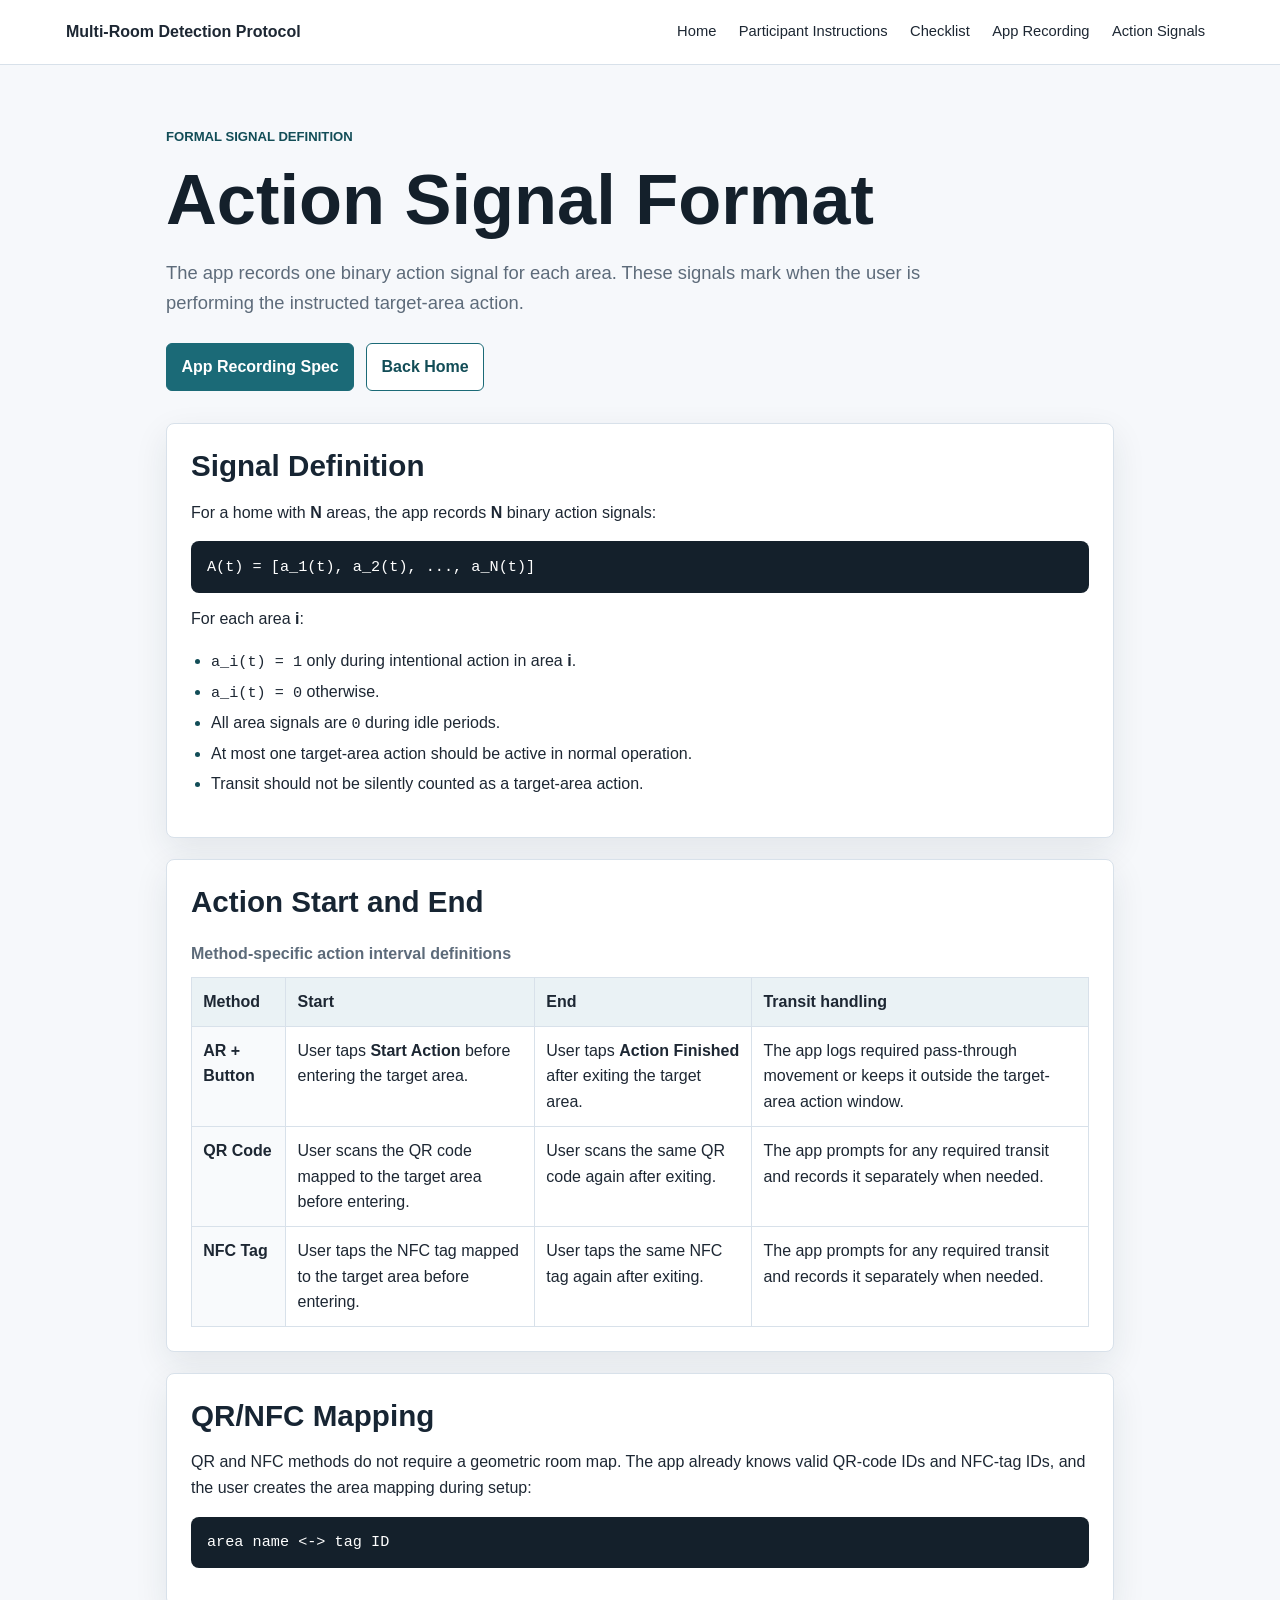
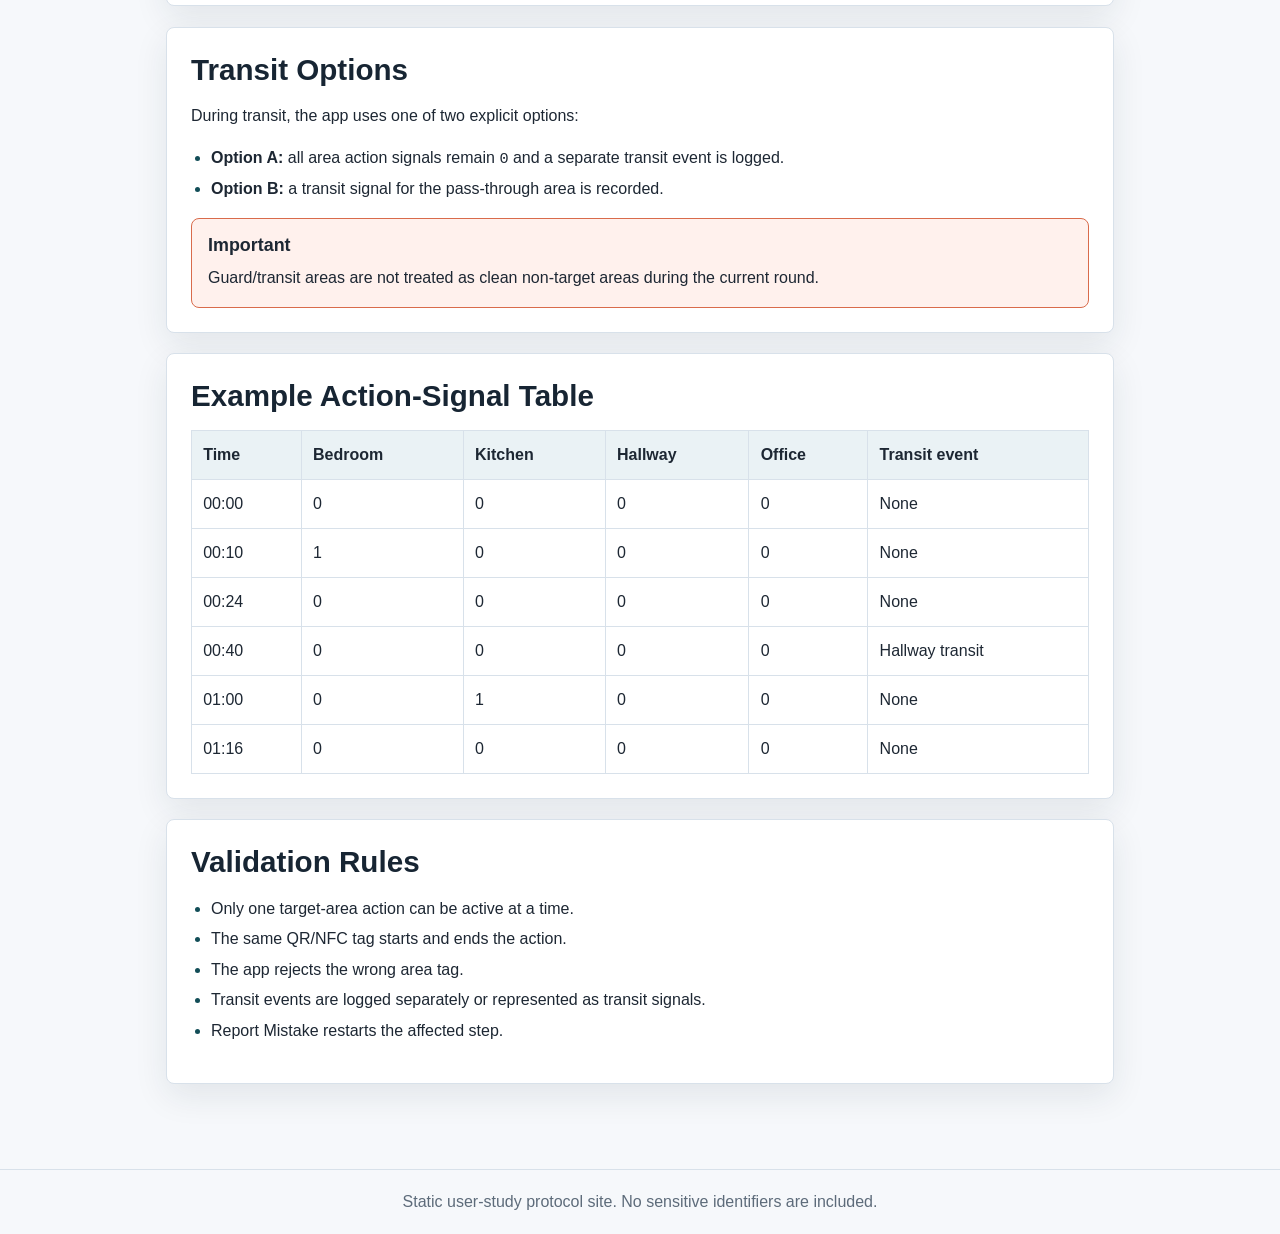
<file: docs/action-signal-spec.html>
<!doctype html>
<html lang="en">
<head>
  <meta charset="utf-8">
  <meta name="viewport" content="width=device-width, initial-scale=1">
  <title>Action Signal Format | Multi-Room Hidden-Camera Detection Protocol</title>
  <meta name="description" content="Formal action-signal definitions for the multi-room hidden-camera detection study app.">
  <link rel="stylesheet" href="styles.css">
</head>
<body>
  <a class="skip-link" href="#main">Skip to main content</a>

  <header class="site-header">
    <nav class="top-nav" aria-label="Primary navigation">
      <a class="brand" href="index.html#overview">Multi-Room Detection Protocol</a>
      <button class="nav-toggle" type="button" aria-expanded="false" aria-controls="nav-menu">Menu</button>
      <div class="nav-links" id="nav-menu">
        <a href="index.html">Home</a>
        <a href="participant-instructions.html">Participant Instructions</a>
        <a href="user-flow-checklist.html">Checklist</a>
        <a href="app-recording-spec.html">App Recording</a>
        <a href="action-signal-spec.html">Action Signals</a>
      </div>
    </nav>
  </header>

  <main id="main" class="article-page">
    <div class="article-hero">
      <p class="eyebrow">Formal signal definition</p>
      <h1>Action Signal Format</h1>
      <p class="lead">The app records one binary action signal for each area. These signals mark when the user is performing the instructed target-area action.</p>
      <div class="hero-actions">
        <a class="button" href="app-recording-spec.html">App Recording Spec</a>
        <a class="button secondary" href="index.html">Back Home</a>
      </div>
    </div>

    <article class="article-content">
      <section class="section">
        <h2>Signal Definition</h2>
        <p>For a home with <strong>N</strong> areas, the app records <strong>N</strong> binary action signals:</p>
        <pre class="formula"><code>A(t) = [a_1(t), a_2(t), ..., a_N(t)]</code></pre>
        <p>For each area <strong>i</strong>:</p>
        <ul class="check-list">
          <li><code>a_i(t) = 1</code> only during intentional action in area <strong>i</strong>.</li>
          <li><code>a_i(t) = 0</code> otherwise.</li>
          <li>All area signals are <code>0</code> during idle periods.</li>
          <li>At most one target-area action should be active in normal operation.</li>
          <li>Transit should not be silently counted as a target-area action.</li>
        </ul>
      </section>

      <section class="section">
        <h2>Action Start and End</h2>
        <div class="table-wrap">
          <table>
            <caption>Method-specific action interval definitions</caption>
            <thead>
              <tr>
                <th>Method</th>
                <th>Start</th>
                <th>End</th>
                <th>Transit handling</th>
              </tr>
            </thead>
            <tbody>
              <tr>
                <th>AR + Button</th>
                <td>User taps <strong>Start Action</strong> before entering the target area.</td>
                <td>User taps <strong>Action Finished</strong> after exiting the target area.</td>
                <td>The app logs required pass-through movement or keeps it outside the target-area action window.</td>
              </tr>
              <tr>
                <th>QR Code</th>
                <td>User scans the QR code mapped to the target area before entering.</td>
                <td>User scans the same QR code again after exiting.</td>
                <td>The app prompts for any required transit and records it separately when needed.</td>
              </tr>
              <tr>
                <th>NFC Tag</th>
                <td>User taps the NFC tag mapped to the target area before entering.</td>
                <td>User taps the same NFC tag again after exiting.</td>
                <td>The app prompts for any required transit and records it separately when needed.</td>
              </tr>
            </tbody>
          </table>
        </div>
      </section>

      <section class="section">
        <h2>QR/NFC Mapping</h2>
        <p>
          QR and NFC methods do not require a geometric room map.
          The app already knows valid QR-code IDs and NFC-tag IDs, and the user creates the area mapping during setup:
        </p>
        <pre class="formula"><code>area name &lt;-&gt; tag ID</code></pre>
      </section>

      <section class="section">
        <h2>Transit Options</h2>
        <p>During transit, the app uses one of two explicit options:</p>
        <ul class="check-list">
          <li><strong>Option A:</strong> all area action signals remain <code>0</code> and a separate transit event is logged.</li>
          <li><strong>Option B:</strong> a transit signal for the pass-through area is recorded.</li>
        </ul>
        <div class="callout important">
          <h3>Important</h3>
          <p>Guard/transit areas are not treated as clean non-target areas during the current round.</p>
        </div>
      </section>

      <section class="section">
        <h2>Example Action-Signal Table</h2>
        <div class="table-wrap">
          <table>
            <thead>
              <tr>
                <th>Time</th>
                <th>Bedroom</th>
                <th>Kitchen</th>
                <th>Hallway</th>
                <th>Office</th>
                <th>Transit event</th>
              </tr>
            </thead>
            <tbody>
              <tr><td>00:00</td><td>0</td><td>0</td><td>0</td><td>0</td><td>None</td></tr>
              <tr><td>00:10</td><td>1</td><td>0</td><td>0</td><td>0</td><td>None</td></tr>
              <tr><td>00:24</td><td>0</td><td>0</td><td>0</td><td>0</td><td>None</td></tr>
              <tr><td>00:40</td><td>0</td><td>0</td><td>0</td><td>0</td><td>Hallway transit</td></tr>
              <tr><td>01:00</td><td>0</td><td>1</td><td>0</td><td>0</td><td>None</td></tr>
              <tr><td>01:16</td><td>0</td><td>0</td><td>0</td><td>0</td><td>None</td></tr>
            </tbody>
          </table>
        </div>
      </section>

      <section class="section">
        <h2>Validation Rules</h2>
        <ul class="check-list">
          <li>Only one target-area action can be active at a time.</li>
          <li>The same QR/NFC tag starts and ends the action.</li>
          <li>The app rejects the wrong area tag.</li>
          <li>Transit events are logged separately or represented as transit signals.</li>
          <li>Report Mistake restarts the affected step.</li>
        </ul>
      </section>
    </article>
  </main>

  <footer class="site-footer">
    <p>Static user-study protocol site. No sensitive identifiers are included.</p>
  </footer>

  <script src="app.js"></script>
</body>
</html>
</file>
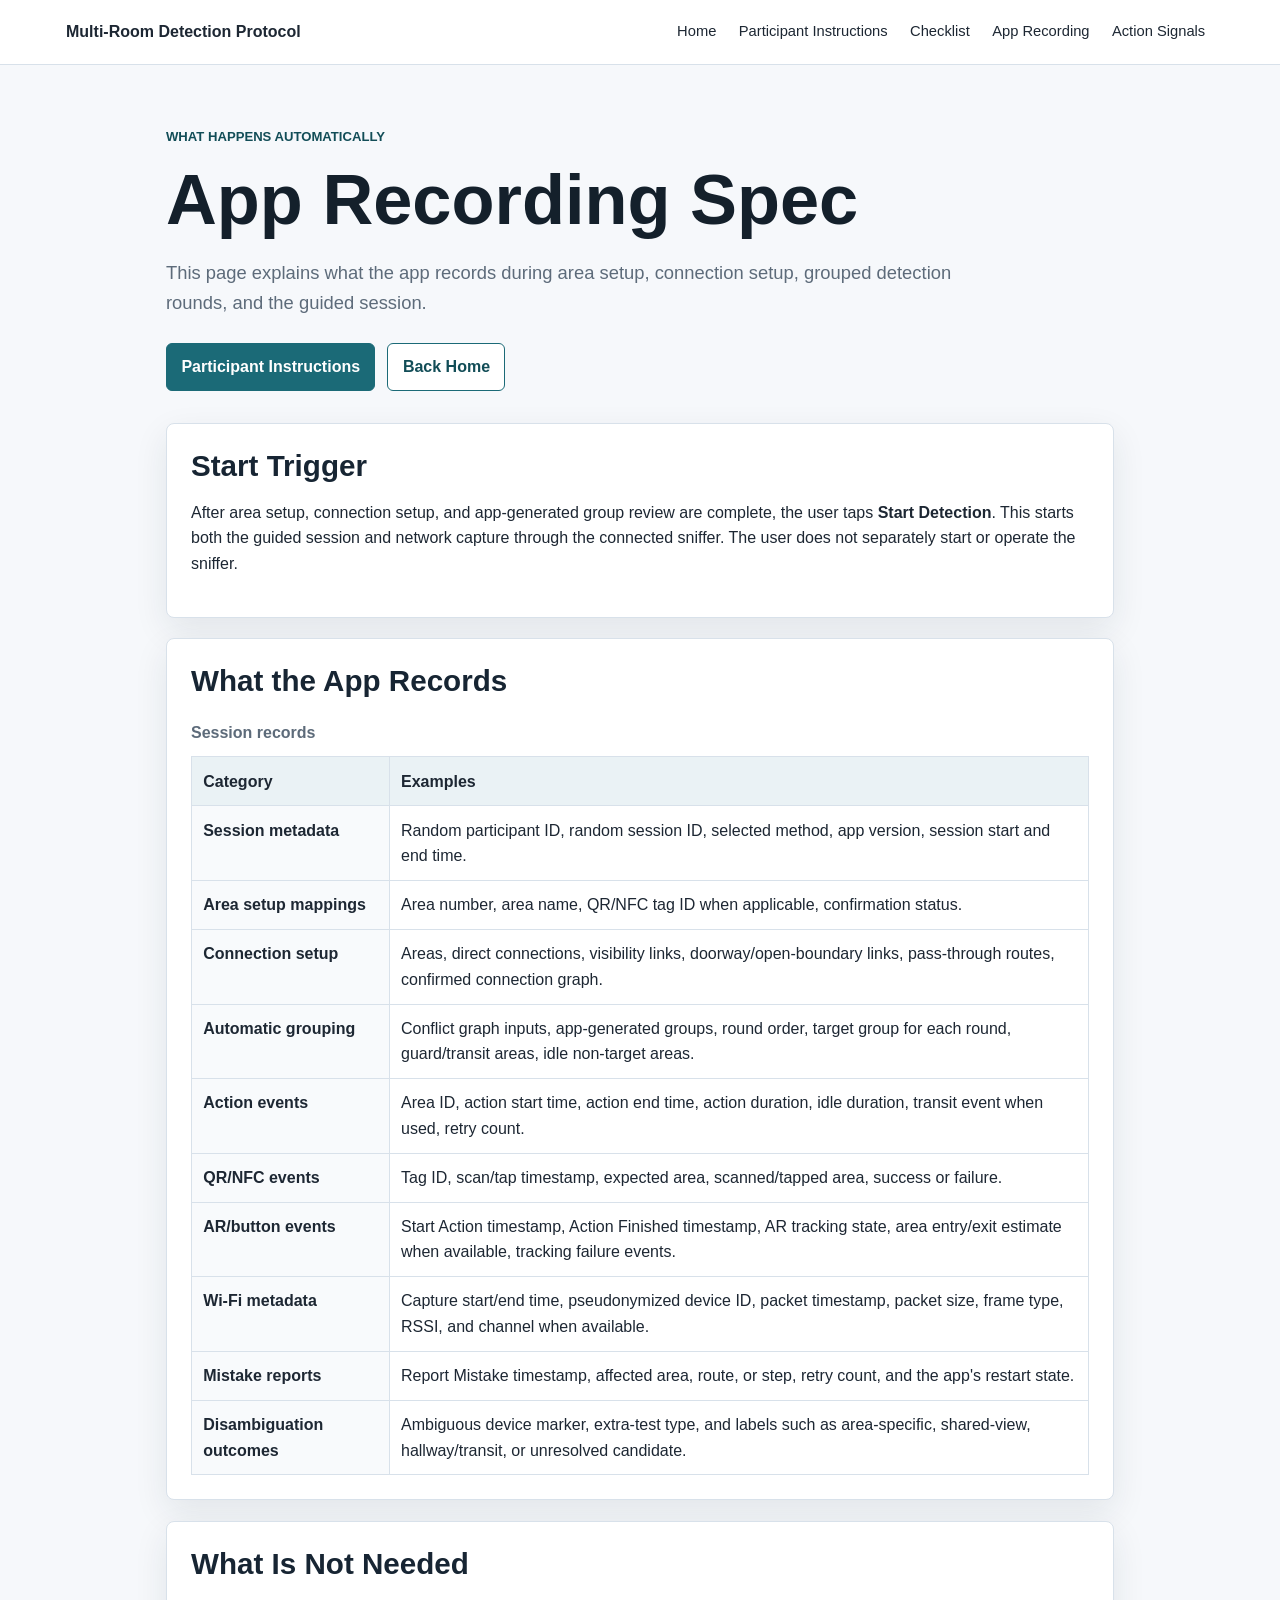
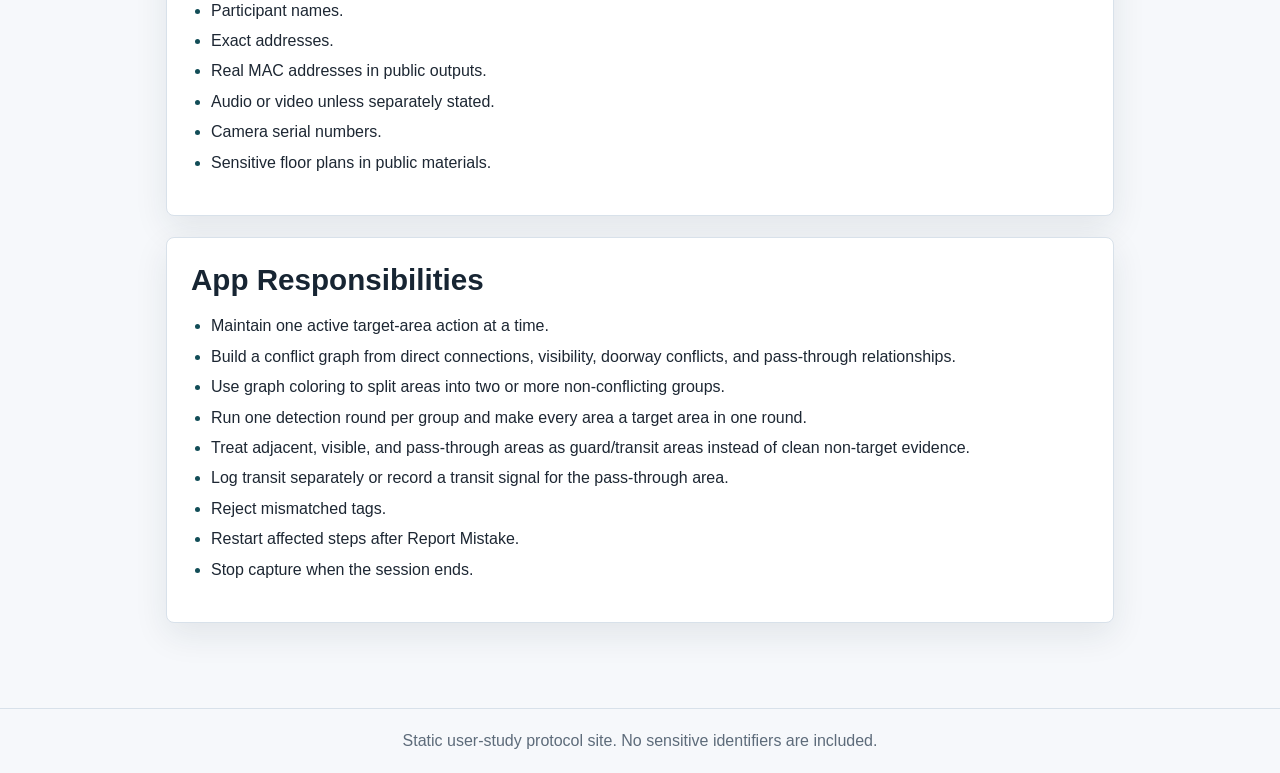
<file: docs/app-recording-spec.html>
<!doctype html>
<html lang="en">
<head>
  <meta charset="utf-8">
  <meta name="viewport" content="width=device-width, initial-scale=1">
  <title>App Recording Spec | Multi-Room Hidden-Camera Detection Protocol</title>
  <meta name="description" content="User-facing description of what the study app records during a detection session.">
  <link rel="stylesheet" href="styles.css">
</head>
<body>
  <a class="skip-link" href="#main">Skip to main content</a>

  <header class="site-header">
    <nav class="top-nav" aria-label="Primary navigation">
      <a class="brand" href="index.html#overview">Multi-Room Detection Protocol</a>
      <button class="nav-toggle" type="button" aria-expanded="false" aria-controls="nav-menu">Menu</button>
      <div class="nav-links" id="nav-menu">
        <a href="index.html">Home</a>
        <a href="participant-instructions.html">Participant Instructions</a>
        <a href="user-flow-checklist.html">Checklist</a>
        <a href="app-recording-spec.html">App Recording</a>
        <a href="action-signal-spec.html">Action Signals</a>
      </div>
    </nav>
  </header>

  <main id="main" class="article-page">
    <div class="article-hero">
      <p class="eyebrow">What happens automatically</p>
      <h1>App Recording Spec</h1>
      <p class="lead">This page explains what the app records during area setup, connection setup, grouped detection rounds, and the guided session.</p>
      <div class="hero-actions">
        <a class="button" href="participant-instructions.html">Participant Instructions</a>
        <a class="button secondary" href="index.html">Back Home</a>
      </div>
    </div>

    <article class="article-content">
      <section class="section">
        <h2>Start Trigger</h2>
        <p>
          After area setup, connection setup, and app-generated group review are complete, the user taps <strong>Start Detection</strong>.
          This starts both the guided session and network capture through the connected sniffer.
          The user does not separately start or operate the sniffer.
        </p>
      </section>

      <section class="section">
        <h2>What the App Records</h2>
        <div class="table-wrap">
          <table>
            <caption>Session records</caption>
            <thead>
              <tr>
                <th>Category</th>
                <th>Examples</th>
              </tr>
            </thead>
            <tbody>
              <tr>
                <th>Session metadata</th>
                <td>Random participant ID, random session ID, selected method, app version, session start and end time.</td>
              </tr>
              <tr>
                <th>Area setup mappings</th>
                <td>Area number, area name, QR/NFC tag ID when applicable, confirmation status.</td>
              </tr>
              <tr>
                <th>Connection setup</th>
                <td>Areas, direct connections, visibility links, doorway/open-boundary links, pass-through routes, confirmed connection graph.</td>
              </tr>
              <tr>
                <th>Automatic grouping</th>
                <td>Conflict graph inputs, app-generated groups, round order, target group for each round, guard/transit areas, idle non-target areas.</td>
              </tr>
              <tr>
                <th>Action events</th>
                <td>Area ID, action start time, action end time, action duration, idle duration, transit event when used, retry count.</td>
              </tr>
              <tr>
                <th>QR/NFC events</th>
                <td>Tag ID, scan/tap timestamp, expected area, scanned/tapped area, success or failure.</td>
              </tr>
              <tr>
                <th>AR/button events</th>
                <td>Start Action timestamp, Action Finished timestamp, AR tracking state, area entry/exit estimate when available, tracking failure events.</td>
              </tr>
              <tr>
                <th>Wi-Fi metadata</th>
                <td>Capture start/end time, pseudonymized device ID, packet timestamp, packet size, frame type, RSSI, and channel when available.</td>
              </tr>
              <tr>
                <th>Mistake reports</th>
                <td>Report Mistake timestamp, affected area, route, or step, retry count, and the app's restart state.</td>
              </tr>
              <tr>
                <th>Disambiguation outcomes</th>
                <td>Ambiguous device marker, extra-test type, and labels such as area-specific, shared-view, hallway/transit, or unresolved candidate.</td>
              </tr>
            </tbody>
          </table>
        </div>
      </section>

      <section class="section">
        <h2>What Is Not Needed</h2>
        <ul class="check-list">
          <li>Participant names.</li>
          <li>Exact addresses.</li>
          <li>Real MAC addresses in public outputs.</li>
          <li>Audio or video unless separately stated.</li>
          <li>Camera serial numbers.</li>
          <li>Sensitive floor plans in public materials.</li>
        </ul>
      </section>

      <section class="section">
        <h2>App Responsibilities</h2>
        <ul class="check-list">
          <li>Maintain one active target-area action at a time.</li>
          <li>Build a conflict graph from direct connections, visibility, doorway conflicts, and pass-through relationships.</li>
          <li>Use graph coloring to split areas into two or more non-conflicting groups.</li>
          <li>Run one detection round per group and make every area a target area in one round.</li>
          <li>Treat adjacent, visible, and pass-through areas as guard/transit areas instead of clean non-target evidence.</li>
          <li>Log transit separately or record a transit signal for the pass-through area.</li>
          <li>Reject mismatched tags.</li>
          <li>Restart affected steps after Report Mistake.</li>
          <li>Stop capture when the session ends.</li>
        </ul>
      </section>
    </article>
  </main>

  <footer class="site-footer">
    <p>Static user-study protocol site. No sensitive identifiers are included.</p>
  </footer>

  <script src="app.js"></script>
</body>
</html>
</file>
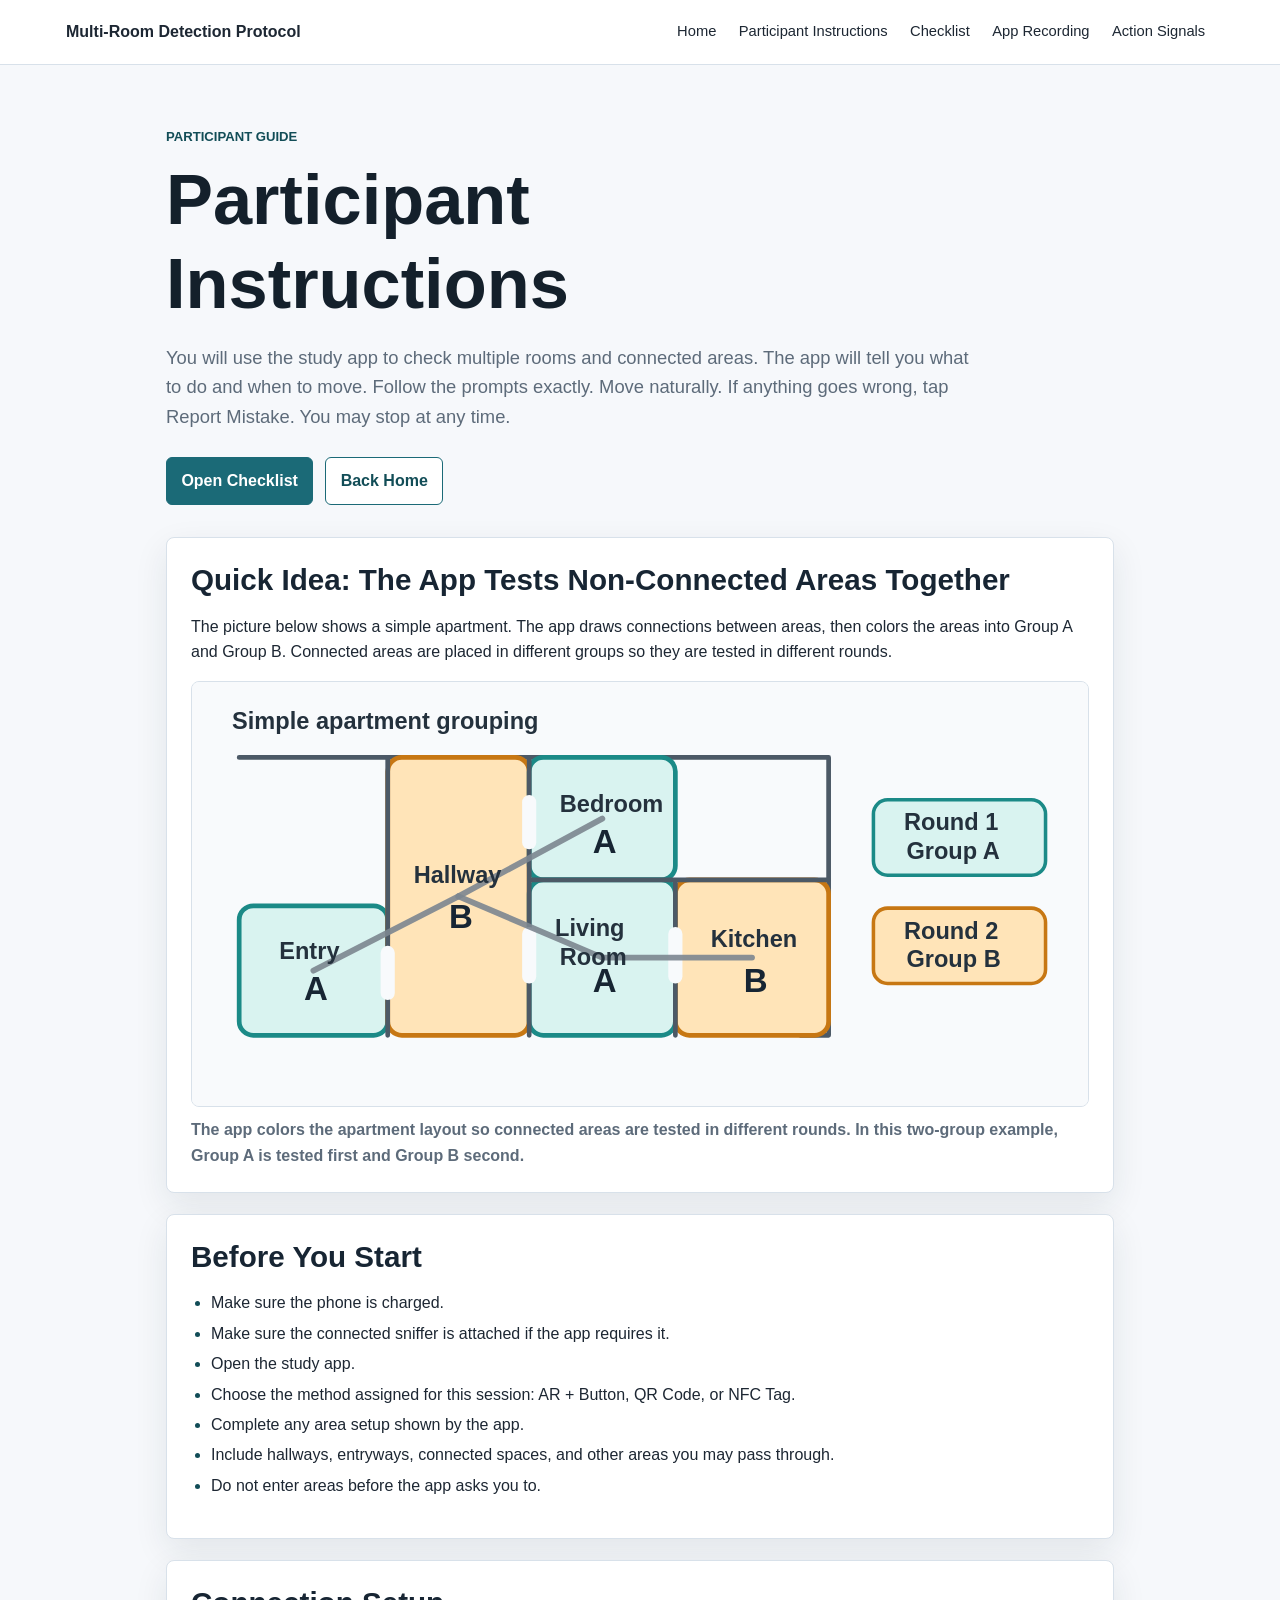
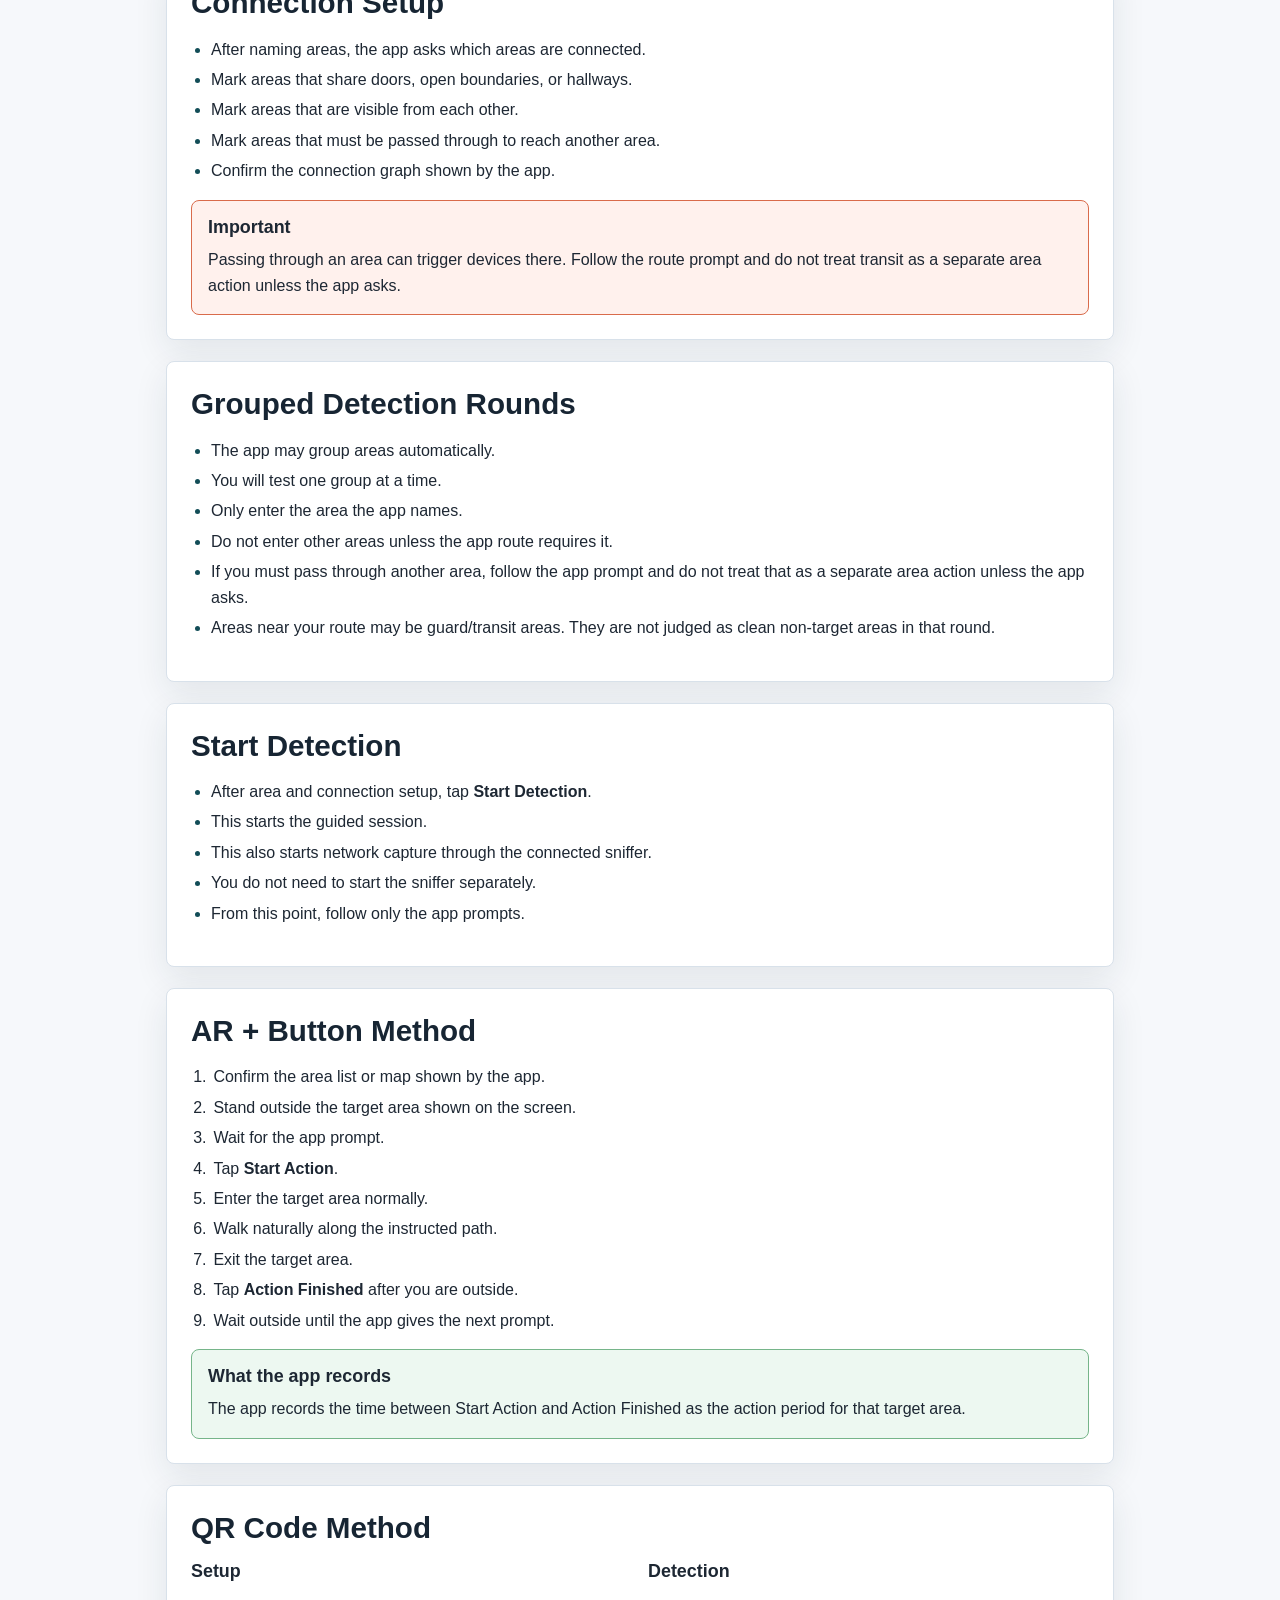
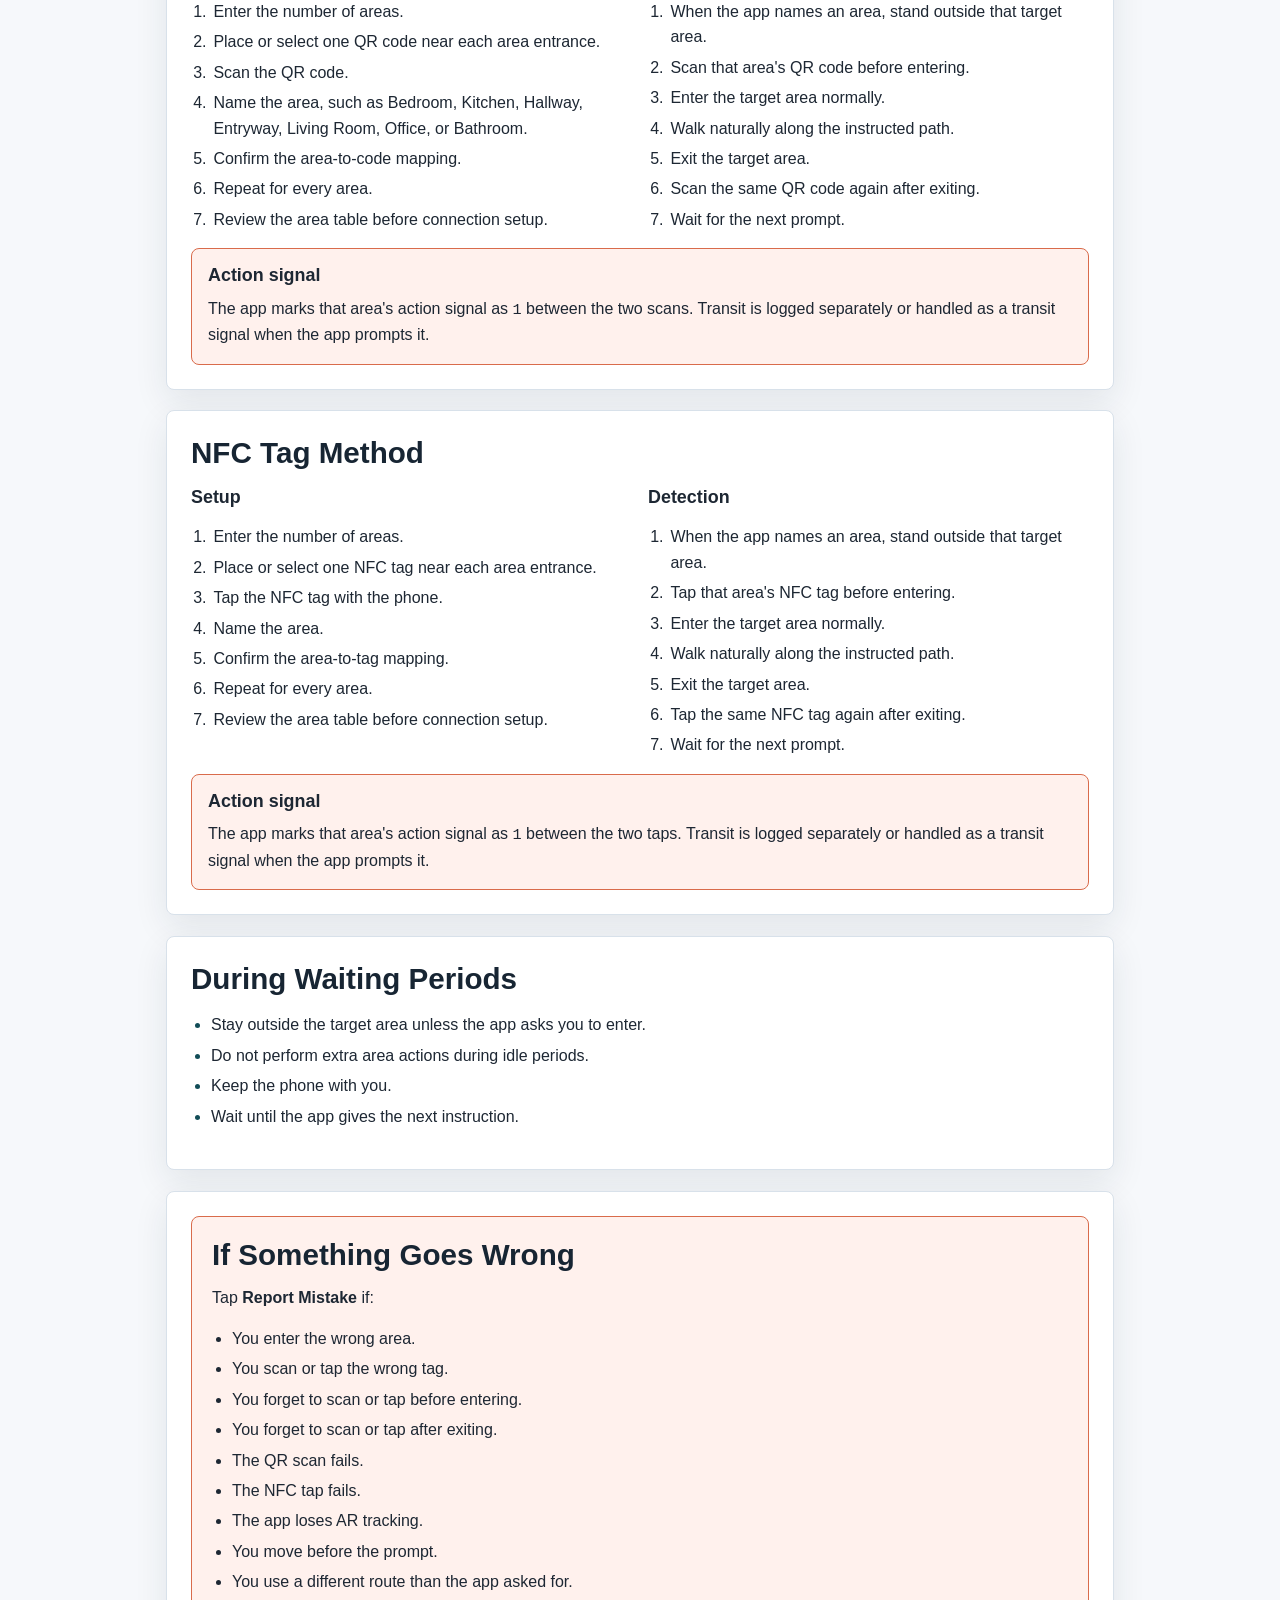
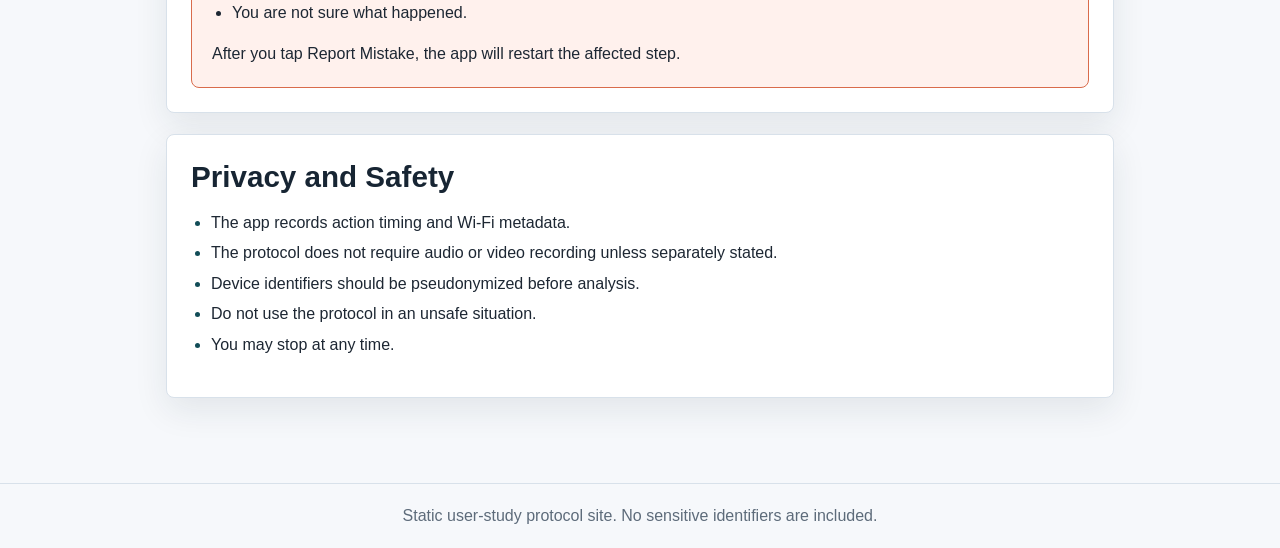
<file: docs/participant-instructions.html>
<!doctype html>
<html lang="en">
<head>
  <meta charset="utf-8">
  <meta name="viewport" content="width=device-width, initial-scale=1">
  <title>Participant Instructions | Multi-Room Hidden-Camera Detection Protocol</title>
  <meta name="description" content="Participant instructions for the multi-room hidden-camera detection study app workflow.">
  <link rel="stylesheet" href="styles.css">
</head>
<body>
  <a class="skip-link" href="#main">Skip to main content</a>

  <header class="site-header">
    <nav class="top-nav" aria-label="Primary navigation">
      <a class="brand" href="index.html#overview">Multi-Room Detection Protocol</a>
      <button class="nav-toggle" type="button" aria-expanded="false" aria-controls="nav-menu">Menu</button>
      <div class="nav-links" id="nav-menu">
        <a href="index.html">Home</a>
        <a href="participant-instructions.html">Participant Instructions</a>
        <a href="user-flow-checklist.html">Checklist</a>
        <a href="app-recording-spec.html">App Recording</a>
        <a href="action-signal-spec.html">Action Signals</a>
      </div>
    </nav>
  </header>

  <main id="main" class="article-page">
    <div class="article-hero">
      <p class="eyebrow">Participant guide</p>
      <h1>Participant Instructions</h1>
      <p class="lead">
        You will use the study app to check multiple rooms and connected areas. The app will tell you what to do and when to move.
        Follow the prompts exactly. Move naturally. If anything goes wrong, tap Report Mistake. You may stop at any time.
      </p>
      <div class="hero-actions">
        <a class="button" href="user-flow-checklist.html">Open Checklist</a>
        <a class="button secondary" href="index.html">Back Home</a>
      </div>
    </div>

    <article class="article-content">
      <section class="section">
        <h2>Quick Idea: The App Tests Non-Connected Areas Together</h2>
        <p>
          The picture below shows a simple apartment.
          The app draws connections between areas, then colors the areas into Group A and Group B.
          Connected areas are placed in different groups so they are tested in different rounds.
        </p>
        <figure class="grouping-figure compact-figure">
          <img src="assets/illustrations/user-quick-two-rounds.svg" alt="Animated compact apartment layout showing connected areas colored into Group A and Group B, with Group A tested in Round 1 and Group B tested in Round 2.">
          <figcaption>The app colors the apartment layout so connected areas are tested in different rounds. In this two-group example, Group A is tested first and Group B second.</figcaption>
        </figure>
      </section>

      <section class="section">
        <h2>Before You Start</h2>
        <ul class="check-list">
          <li>Make sure the phone is charged.</li>
          <li>Make sure the connected sniffer is attached if the app requires it.</li>
          <li>Open the study app.</li>
          <li>Choose the method assigned for this session: AR + Button, QR Code, or NFC Tag.</li>
          <li>Complete any area setup shown by the app.</li>
          <li>Include hallways, entryways, connected spaces, and other areas you may pass through.</li>
          <li>Do not enter areas before the app asks you to.</li>
        </ul>
      </section>

      <section class="section">
        <h2>Connection Setup</h2>
        <ul class="check-list">
          <li>After naming areas, the app asks which areas are connected.</li>
          <li>Mark areas that share doors, open boundaries, or hallways.</li>
          <li>Mark areas that are visible from each other.</li>
          <li>Mark areas that must be passed through to reach another area.</li>
          <li>Confirm the connection graph shown by the app.</li>
        </ul>
        <div class="callout important">
          <h3>Important</h3>
          <p>Passing through an area can trigger devices there. Follow the route prompt and do not treat transit as a separate area action unless the app asks.</p>
        </div>
      </section>

      <section class="section">
        <h2>Grouped Detection Rounds</h2>
        <ul class="check-list">
          <li>The app may group areas automatically.</li>
          <li>You will test one group at a time.</li>
          <li>Only enter the area the app names.</li>
          <li>Do not enter other areas unless the app route requires it.</li>
          <li>If you must pass through another area, follow the app prompt and do not treat that as a separate area action unless the app asks.</li>
          <li>Areas near your route may be guard/transit areas. They are not judged as clean non-target areas in that round.</li>
        </ul>
      </section>

      <section class="section">
        <h2>Start Detection</h2>
        <ul class="check-list">
          <li>After area and connection setup, tap <strong>Start Detection</strong>.</li>
          <li>This starts the guided session.</li>
          <li>This also starts network capture through the connected sniffer.</li>
          <li>You do not need to start the sniffer separately.</li>
          <li>From this point, follow only the app prompts.</li>
        </ul>
      </section>

      <section class="section">
        <h2>AR + Button Method</h2>
        <ol class="steps">
          <li>Confirm the area list or map shown by the app.</li>
          <li>Stand outside the target area shown on the screen.</li>
          <li>Wait for the app prompt.</li>
          <li>Tap <strong>Start Action</strong>.</li>
          <li>Enter the target area normally.</li>
          <li>Walk naturally along the instructed path.</li>
          <li>Exit the target area.</li>
          <li>Tap <strong>Action Finished</strong> after you are outside.</li>
          <li>Wait outside until the app gives the next prompt.</li>
        </ol>
        <div class="callout participant">
          <h3>What the app records</h3>
          <p>The app records the time between Start Action and Action Finished as the action period for that target area.</p>
        </div>
      </section>

      <section class="section">
        <h2>QR Code Method</h2>
        <div class="two-column">
          <div>
            <h3>Setup</h3>
            <ol class="steps">
              <li>Enter the number of areas.</li>
              <li>Place or select one QR code near each area entrance.</li>
              <li>Scan the QR code.</li>
              <li>Name the area, such as Bedroom, Kitchen, Hallway, Entryway, Living Room, Office, or Bathroom.</li>
              <li>Confirm the area-to-code mapping.</li>
              <li>Repeat for every area.</li>
              <li>Review the area table before connection setup.</li>
            </ol>
          </div>
          <div>
            <h3>Detection</h3>
            <ol class="steps">
              <li>When the app names an area, stand outside that target area.</li>
              <li>Scan that area's QR code before entering.</li>
              <li>Enter the target area normally.</li>
              <li>Walk naturally along the instructed path.</li>
              <li>Exit the target area.</li>
              <li>Scan the same QR code again after exiting.</li>
              <li>Wait for the next prompt.</li>
            </ol>
          </div>
        </div>
        <div class="callout important">
          <h3>Action signal</h3>
          <p>The app marks that area's action signal as <code>1</code> between the two scans. Transit is logged separately or handled as a transit signal when the app prompts it.</p>
        </div>
      </section>

      <section class="section">
        <h2>NFC Tag Method</h2>
        <div class="two-column">
          <div>
            <h3>Setup</h3>
            <ol class="steps">
              <li>Enter the number of areas.</li>
              <li>Place or select one NFC tag near each area entrance.</li>
              <li>Tap the NFC tag with the phone.</li>
              <li>Name the area.</li>
              <li>Confirm the area-to-tag mapping.</li>
              <li>Repeat for every area.</li>
              <li>Review the area table before connection setup.</li>
            </ol>
          </div>
          <div>
            <h3>Detection</h3>
            <ol class="steps">
              <li>When the app names an area, stand outside that target area.</li>
              <li>Tap that area's NFC tag before entering.</li>
              <li>Enter the target area normally.</li>
              <li>Walk naturally along the instructed path.</li>
              <li>Exit the target area.</li>
              <li>Tap the same NFC tag again after exiting.</li>
              <li>Wait for the next prompt.</li>
            </ol>
          </div>
        </div>
        <div class="callout important">
          <h3>Action signal</h3>
          <p>The app marks that area's action signal as <code>1</code> between the two taps. Transit is logged separately or handled as a transit signal when the app prompts it.</p>
        </div>
      </section>

      <section class="section">
        <h2>During Waiting Periods</h2>
        <ul class="check-list">
          <li>Stay outside the target area unless the app asks you to enter.</li>
          <li>Do not perform extra area actions during idle periods.</li>
          <li>Keep the phone with you.</li>
          <li>Wait until the app gives the next instruction.</li>
        </ul>
      </section>

      <section class="section">
        <div class="callout important large-callout">
          <h2>If Something Goes Wrong</h2>
          <p>Tap <strong>Report Mistake</strong> if:</p>
          <ul>
            <li>You enter the wrong area.</li>
            <li>You scan or tap the wrong tag.</li>
            <li>You forget to scan or tap before entering.</li>
            <li>You forget to scan or tap after exiting.</li>
            <li>The QR scan fails.</li>
            <li>The NFC tap fails.</li>
            <li>The app loses AR tracking.</li>
            <li>You move before the prompt.</li>
            <li>You use a different route than the app asked for.</li>
            <li>You are not sure what happened.</li>
          </ul>
          <p>After you tap Report Mistake, the app will restart the affected step.</p>
        </div>
      </section>

      <section class="section">
        <h2>Privacy and Safety</h2>
        <ul class="check-list">
          <li>The app records action timing and Wi-Fi metadata.</li>
          <li>The protocol does not require audio or video recording unless separately stated.</li>
          <li>Device identifiers should be pseudonymized before analysis.</li>
          <li>Do not use the protocol in an unsafe situation.</li>
          <li>You may stop at any time.</li>
        </ul>
      </section>
    </article>
  </main>

  <footer class="site-footer">
    <p>Static user-study protocol site. No sensitive identifiers are included.</p>
  </footer>

  <script src="app.js"></script>
</body>
</html>
</file>
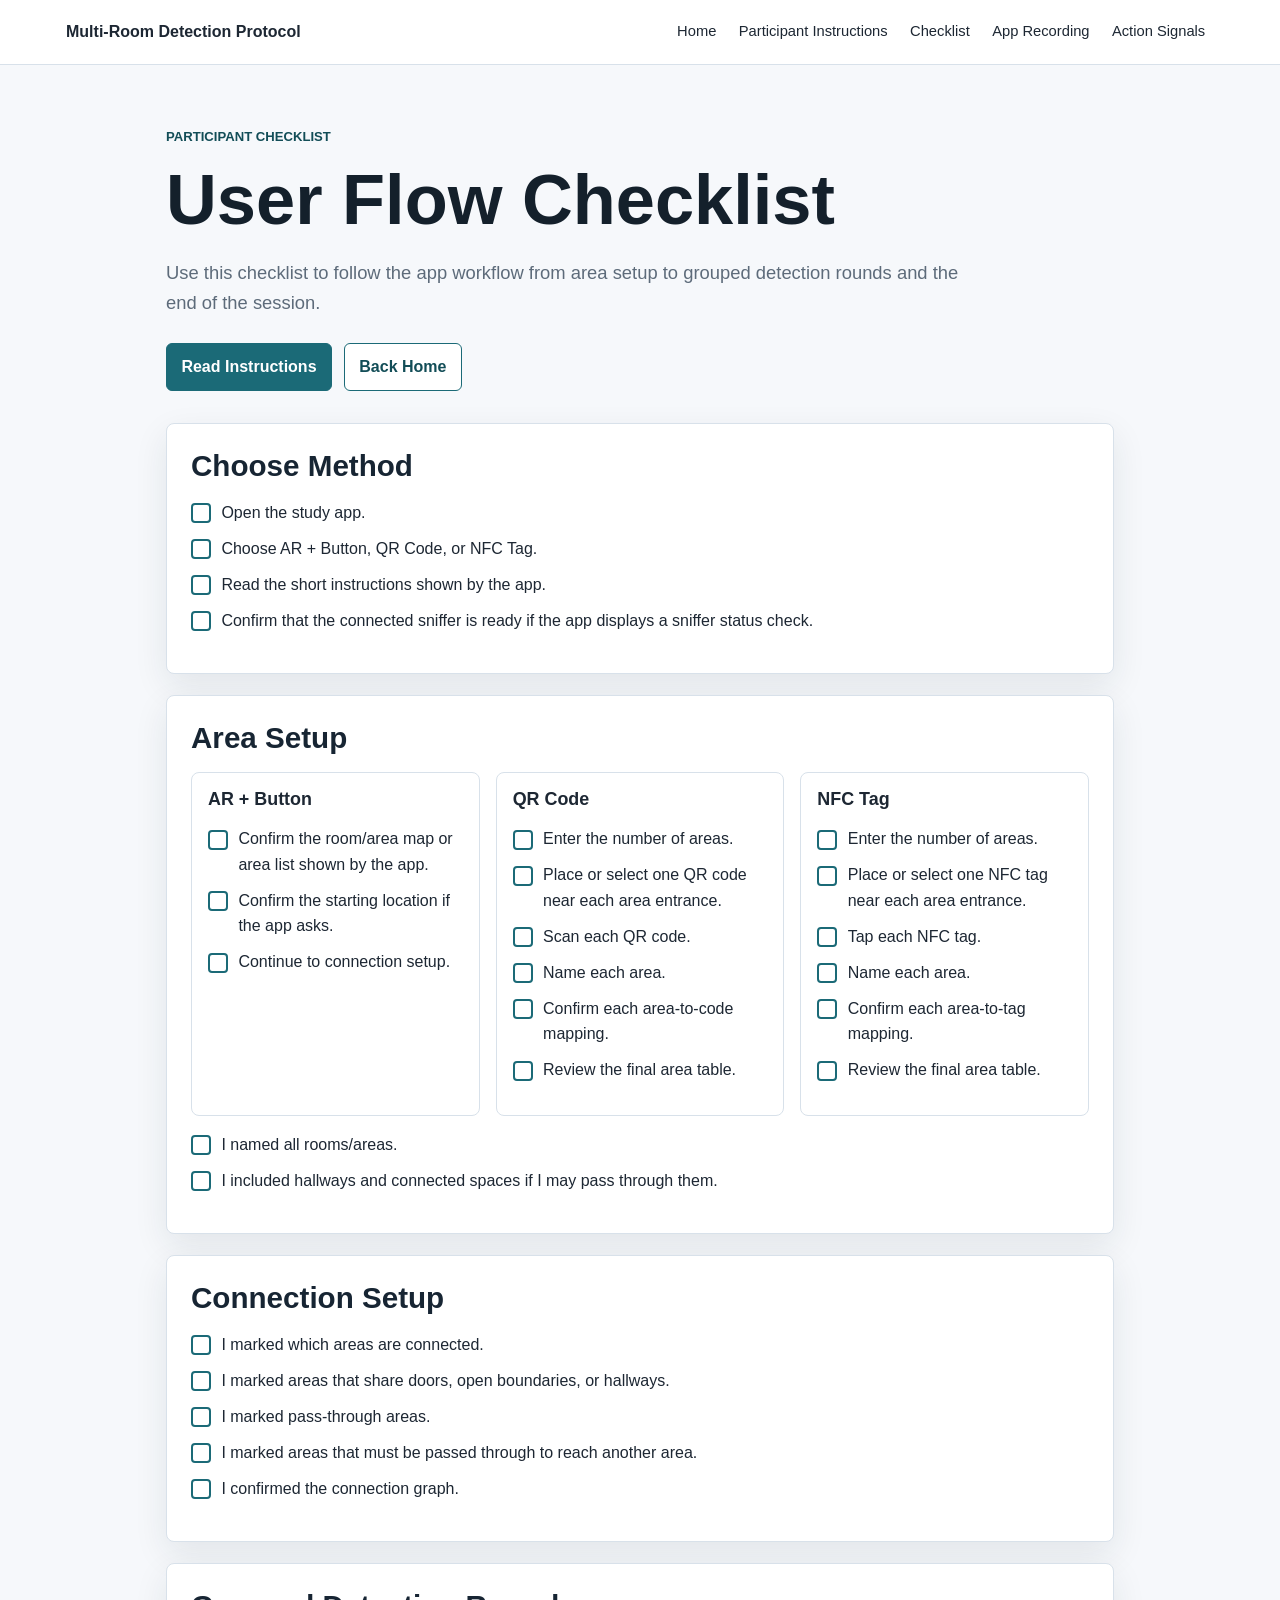
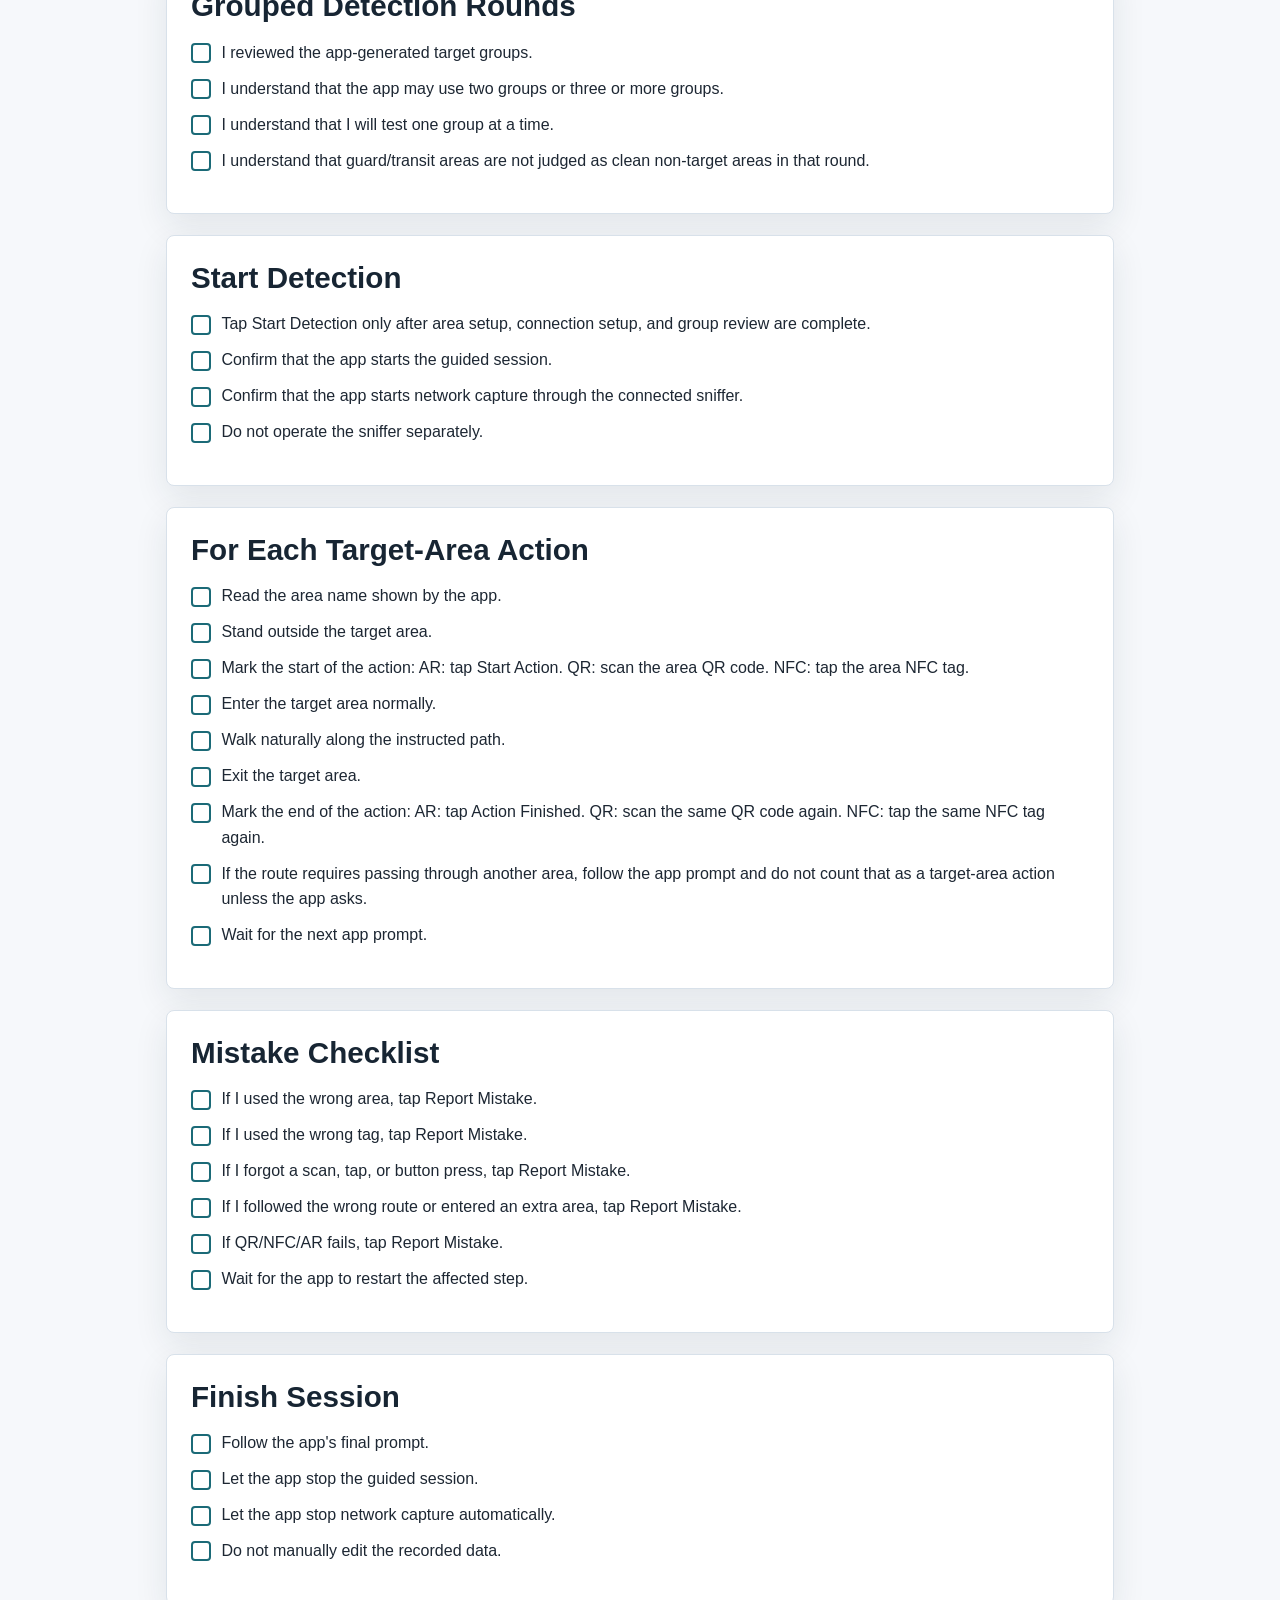
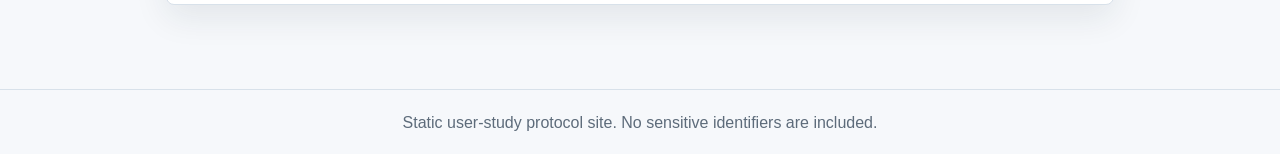
<file: docs/user-flow-checklist.html>
<!doctype html>
<html lang="en">
<head>
  <meta charset="utf-8">
  <meta name="viewport" content="width=device-width, initial-scale=1">
  <title>User Flow Checklist | Multi-Room Hidden-Camera Detection Protocol</title>
  <meta name="description" content="Participant checklist for following the multi-room hidden-camera detection app workflow.">
  <link rel="stylesheet" href="styles.css">
</head>
<body>
  <a class="skip-link" href="#main">Skip to main content</a>

  <header class="site-header">
    <nav class="top-nav" aria-label="Primary navigation">
      <a class="brand" href="index.html#overview">Multi-Room Detection Protocol</a>
      <button class="nav-toggle" type="button" aria-expanded="false" aria-controls="nav-menu">Menu</button>
      <div class="nav-links" id="nav-menu">
        <a href="index.html">Home</a>
        <a href="participant-instructions.html">Participant Instructions</a>
        <a href="user-flow-checklist.html">Checklist</a>
        <a href="app-recording-spec.html">App Recording</a>
        <a href="action-signal-spec.html">Action Signals</a>
      </div>
    </nav>
  </header>

  <main id="main" class="article-page">
    <div class="article-hero">
      <p class="eyebrow">Participant checklist</p>
      <h1>User Flow Checklist</h1>
      <p class="lead">Use this checklist to follow the app workflow from area setup to grouped detection rounds and the end of the session.</p>
      <div class="hero-actions">
        <a class="button" href="participant-instructions.html">Read Instructions</a>
        <a class="button secondary" href="index.html">Back Home</a>
      </div>
    </div>

    <article class="article-content">
      <section class="section">
        <h2>Choose Method</h2>
        <ul class="task-list">
          <li>Open the study app.</li>
          <li>Choose AR + Button, QR Code, or NFC Tag.</li>
          <li>Read the short instructions shown by the app.</li>
          <li>Confirm that the connected sniffer is ready if the app displays a sniffer status check.</li>
        </ul>
      </section>

      <section class="section">
        <h2>Area Setup</h2>
        <div class="three-column">
          <div class="card">
            <h3>AR + Button</h3>
            <ul class="task-list">
              <li>Confirm the room/area map or area list shown by the app.</li>
              <li>Confirm the starting location if the app asks.</li>
              <li>Continue to connection setup.</li>
            </ul>
          </div>
          <div class="card">
            <h3>QR Code</h3>
            <ul class="task-list">
              <li>Enter the number of areas.</li>
              <li>Place or select one QR code near each area entrance.</li>
              <li>Scan each QR code.</li>
              <li>Name each area.</li>
              <li>Confirm each area-to-code mapping.</li>
              <li>Review the final area table.</li>
            </ul>
          </div>
          <div class="card">
            <h3>NFC Tag</h3>
            <ul class="task-list">
              <li>Enter the number of areas.</li>
              <li>Place or select one NFC tag near each area entrance.</li>
              <li>Tap each NFC tag.</li>
              <li>Name each area.</li>
              <li>Confirm each area-to-tag mapping.</li>
              <li>Review the final area table.</li>
            </ul>
          </div>
        </div>
        <ul class="task-list">
          <li>I named all rooms/areas.</li>
          <li>I included hallways and connected spaces if I may pass through them.</li>
        </ul>
      </section>

      <section class="section">
        <h2>Connection Setup</h2>
        <ul class="task-list">
          <li>I marked which areas are connected.</li>
          <li>I marked areas that share doors, open boundaries, or hallways.</li>
          <li>I marked pass-through areas.</li>
          <li>I marked areas that must be passed through to reach another area.</li>
          <li>I confirmed the connection graph.</li>
        </ul>
      </section>

      <section class="section">
        <h2>Grouped Detection Rounds</h2>
        <ul class="task-list">
          <li>I reviewed the app-generated target groups.</li>
          <li>I understand that the app may use two groups or three or more groups.</li>
          <li>I understand that I will test one group at a time.</li>
          <li>I understand that guard/transit areas are not judged as clean non-target areas in that round.</li>
        </ul>
      </section>

      <section class="section">
        <h2>Start Detection</h2>
        <ul class="task-list">
          <li>Tap Start Detection only after area setup, connection setup, and group review are complete.</li>
          <li>Confirm that the app starts the guided session.</li>
          <li>Confirm that the app starts network capture through the connected sniffer.</li>
          <li>Do not operate the sniffer separately.</li>
        </ul>
      </section>

      <section class="section">
        <h2>For Each Target-Area Action</h2>
        <ul class="task-list">
          <li>Read the area name shown by the app.</li>
          <li>Stand outside the target area.</li>
          <li>Mark the start of the action: AR: tap Start Action. QR: scan the area QR code. NFC: tap the area NFC tag.</li>
          <li>Enter the target area normally.</li>
          <li>Walk naturally along the instructed path.</li>
          <li>Exit the target area.</li>
          <li>Mark the end of the action: AR: tap Action Finished. QR: scan the same QR code again. NFC: tap the same NFC tag again.</li>
          <li>If the route requires passing through another area, follow the app prompt and do not count that as a target-area action unless the app asks.</li>
          <li>Wait for the next app prompt.</li>
        </ul>
      </section>

      <section class="section">
        <h2>Mistake Checklist</h2>
        <ul class="task-list">
          <li>If I used the wrong area, tap Report Mistake.</li>
          <li>If I used the wrong tag, tap Report Mistake.</li>
          <li>If I forgot a scan, tap, or button press, tap Report Mistake.</li>
          <li>If I followed the wrong route or entered an extra area, tap Report Mistake.</li>
          <li>If QR/NFC/AR fails, tap Report Mistake.</li>
          <li>Wait for the app to restart the affected step.</li>
        </ul>
      </section>

      <section class="section">
        <h2>Finish Session</h2>
        <ul class="task-list">
          <li>Follow the app's final prompt.</li>
          <li>Let the app stop the guided session.</li>
          <li>Let the app stop network capture automatically.</li>
          <li>Do not manually edit the recorded data.</li>
        </ul>
      </section>
    </article>
  </main>

  <footer class="site-footer">
    <p>Static user-study protocol site. No sensitive identifiers are included.</p>
  </footer>

  <script src="app.js"></script>
</body>
</html>
</file>
<file: docs/styles.css>
:root {
  --bg: #f6f8fb;
  --surface: #ffffff;
  --surface-soft: #eef4f8;
  --text: #1d2733;
  --muted: #5d6b7a;
  --line: #d8e1ea;
  --accent: #1b6a77;
  --accent-dark: #124d57;
  --note: #fff7e3;
  --note-border: #e2b857;
  --privacy: #f3f0ff;
  --privacy-border: #9b86d8;
  --participant: #edf8f1;
  --participant-border: #76b58a;
  --important: #fff1ed;
  --important-border: #d96b4b;
  --shadow: 0 12px 34px rgba(24, 39, 54, 0.09);
}

* {
  box-sizing: border-box;
}

html {
  scroll-behavior: smooth;
}

body {
  margin: 0;
  background: var(--bg);
  color: var(--text);
  font-family: Arial, Helvetica, sans-serif;
  line-height: 1.6;
}

a {
  color: var(--accent-dark);
  text-decoration-thickness: 0.08em;
  text-underline-offset: 0.2em;
}

a:hover {
  color: #0d3940;
}

.skip-link {
  left: 1rem;
  position: absolute;
  top: -100px;
  z-index: 20;
  background: var(--text);
  color: #fff;
  padding: 0.6rem 0.8rem;
  border-radius: 6px;
}

.skip-link:focus {
  top: 1rem;
}

.site-header {
  background: rgba(255, 255, 255, 0.96);
  border-bottom: 1px solid var(--line);
  position: sticky;
  top: 0;
  z-index: 10;
}

.top-nav {
  align-items: center;
  display: flex;
  gap: 1rem;
  justify-content: space-between;
  margin: 0 auto;
  max-width: 1180px;
  min-height: 64px;
  padding: 0 1rem;
}

.brand {
  color: var(--text);
  font-weight: 700;
  text-decoration: none;
}

.nav-links {
  align-items: center;
  display: flex;
  flex-wrap: wrap;
  gap: 0.3rem;
  justify-content: flex-end;
}

.nav-links a {
  border-radius: 6px;
  color: var(--text);
  font-size: 0.92rem;
  padding: 0.35rem 0.55rem;
  text-decoration: none;
}

.nav-links a:hover,
.nav-links a:focus {
  background: var(--surface-soft);
}

.nav-toggle {
  display: none;
  border: 1px solid var(--line);
  border-radius: 6px;
  background: var(--surface);
  color: var(--text);
  font: inherit;
  padding: 0.45rem 0.65rem;
}

.hero {
  background: linear-gradient(180deg, #ffffff 0%, #edf4f6 100%);
  border-bottom: 1px solid var(--line);
}

.hero-content {
  margin: 0 auto;
  max-width: 1180px;
  padding: 4.5rem 1rem 3.5rem;
}

.eyebrow {
  color: var(--accent-dark);
  font-size: 0.82rem;
  font-weight: 700;
  letter-spacing: 0;
  margin: 0 0 0.7rem;
  text-transform: uppercase;
}

h1,
h2,
h3 {
  line-height: 1.2;
  margin: 0;
}

h1 {
  color: #14202b;
  font-size: clamp(2.2rem, 6vw, 4.4rem);
  max-width: 920px;
}

h2 {
  color: #172533;
  font-size: 1.85rem;
  margin-bottom: 1rem;
}

h3 {
  font-size: 1.12rem;
  margin-bottom: 0.55rem;
}

p {
  margin: 0 0 1rem;
}

.lead {
  color: var(--muted);
  font-size: 1.15rem;
  max-width: 820px;
  margin-top: 1rem;
}

.hero-actions {
  display: flex;
  flex-wrap: wrap;
  gap: 0.75rem;
  margin-top: 1.6rem;
}

.button {
  background: var(--accent);
  border: 1px solid var(--accent);
  border-radius: 6px;
  color: #fff;
  display: inline-flex;
  font-weight: 700;
  min-height: 44px;
  padding: 0.65rem 0.9rem;
  text-decoration: none;
}

.button:hover {
  background: var(--accent-dark);
  color: #fff;
}

.button.secondary {
  background: #fff;
  color: var(--accent-dark);
}

.button.secondary:hover {
  background: var(--surface-soft);
  color: var(--accent-dark);
}

.page-grid {
  display: grid;
  gap: 2rem;
  grid-template-columns: 270px minmax(0, 1fr);
  margin: 0 auto;
  max-width: 1180px;
  padding: 2rem 1rem 4rem;
}

.toc {
  align-self: start;
  background: var(--surface);
  border: 1px solid var(--line);
  border-radius: 8px;
  padding: 1rem;
  position: sticky;
  top: 82px;
}

.toc h2 {
  font-size: 1rem;
  margin-bottom: 0.5rem;
}

.toc ol {
  list-style: none;
  margin: 0;
  padding: 0;
}

.toc li + li {
  border-top: 1px solid var(--line);
}

.toc a {
  display: block;
  padding: 0.42rem 0;
  text-decoration: none;
}

.content {
  min-width: 0;
}

.section {
  background: var(--surface);
  border: 1px solid var(--line);
  border-radius: 8px;
  box-shadow: var(--shadow);
  margin-bottom: 1.3rem;
  padding: 1.5rem;
  scroll-margin-top: 86px;
}

.two-column,
.three-column,
.document-grid {
  display: grid;
  gap: 1rem;
}

.two-column {
  grid-template-columns: repeat(2, minmax(0, 1fr));
}

.three-column {
  grid-template-columns: repeat(3, minmax(0, 1fr));
}

.card,
.doc-link,
.callout {
  border: 1px solid var(--line);
  border-radius: 8px;
  padding: 1rem;
}

.card {
  background: #fff;
}

.card p:last-child,
.callout p:last-child {
  margin-bottom: 0;
}

.participant {
  background: var(--participant);
  border-color: var(--participant-border);
}

.note {
  background: var(--note);
  border-color: var(--note-border);
}

.privacy {
  background: var(--privacy);
  border-color: var(--privacy-border);
}

.important {
  background: var(--important);
  border-color: var(--important-border);
}

.how-it-works {
  margin-top: 1rem;
}

.graph-example {
  align-items: center;
  display: flex;
  flex-wrap: wrap;
  gap: 0.6rem;
  margin-top: 1rem;
}

.graph-node {
  background: #fff;
  border: 2px solid var(--accent);
  border-radius: 8px;
  color: var(--accent-dark);
  font-weight: 700;
  padding: 0.55rem 0.75rem;
}

.graph-edge {
  background: var(--accent);
  flex: 0 0 2rem;
  height: 2px;
}

.illustration-grid {
  display: grid;
  gap: 1rem;
  grid-template-columns: 1fr;
  margin-top: 1rem;
}

.illustration-card {
  background: #fff;
  border: 1px solid var(--line);
  border-radius: 8px;
  padding: 1rem;
}

.grouping-figure {
  margin: 0;
}

.grouping-figure img {
  background: #f8fafc;
  border: 1px solid var(--line);
  border-radius: 8px;
  display: block;
  height: auto;
  width: 100%;
}

.grouping-figure figcaption {
  color: var(--muted);
  font-weight: 700;
  margin-top: 0.6rem;
}

.compact-figure {
  max-width: 900px;
}

.graph-legend,
.round-list {
  display: flex;
  flex-wrap: wrap;
  gap: 0.6rem;
  margin-top: 0.85rem;
}

.graph-legend span,
.round-badge {
  align-items: center;
  display: inline-flex;
  gap: 0.4rem;
}

.graph-legend {
  color: var(--muted);
  font-size: 0.95rem;
}

.legend-swatch {
  border: 2px solid currentColor;
  border-radius: 4px;
  height: 1rem;
  width: 1rem;
}

.legend-line {
  background: #9099a3;
  border-radius: 999px;
  display: inline-block;
  height: 3px;
  width: 1.4rem;
}

.round-badge {
  border: 1px solid var(--line);
  border-radius: 6px;
  font-weight: 700;
  padding: 0.45rem 0.6rem;
}

.group-a {
  background: #d9f3f0;
  border-color: #1b8a87;
  color: #105b59;
}

.group-b {
  background: #ffe4b8;
  border-color: #c77713;
  color: #7a470a;
}

.connection-edge {
  stroke: #9099a3;
  stroke-linecap: round;
}

.draw-in {
  animation: draw-edge 1s ease both;
  stroke-dasharray: 240;
  stroke-dashoffset: 240;
}

.round-highlight {
  animation: round-pulse 1.2s ease-in-out infinite;
}

@keyframes draw-edge {
  to {
    stroke-dashoffset: 0;
  }
}

@keyframes round-pulse {
  50% {
    box-shadow: 0 0 0 3px rgba(27, 106, 119, 0.16);
  }
}

.formula {
  background: #14202b;
  border-radius: 8px;
  color: #fff;
  overflow-x: auto;
  padding: 0.85rem 1rem;
}

code {
  font-family: Consolas, Monaco, "Courier New", monospace;
  font-size: 0.95em;
}

ul,
ol {
  padding-left: 1.25rem;
}

li + li {
  margin-top: 0.3rem;
}

.steps li {
  padding-left: 0.15rem;
}

.check-list li::marker {
  color: var(--accent-dark);
}

.table-wrap {
  overflow-x: auto;
}

table {
  border-collapse: collapse;
  min-width: 620px;
  width: 100%;
}

caption {
  color: var(--muted);
  font-weight: 700;
  padding: 0.35rem 0 0.65rem;
  text-align: left;
}

th,
td {
  border: 1px solid var(--line);
  padding: 0.7rem;
  text-align: left;
  vertical-align: top;
}

thead th {
  background: #eaf2f5;
}

tbody th {
  background: #f8fafc;
}

.document-grid {
  grid-template-columns: repeat(2, minmax(0, 1fr));
}

.doc-link {
  background: #fff;
  display: block;
  text-decoration: none;
}

.doc-link strong,
.doc-link span {
  display: block;
}

.doc-link span {
  color: var(--muted);
  margin-top: 0.25rem;
}

.doc-link:hover,
.doc-link:focus {
  border-color: var(--accent);
  box-shadow: 0 0 0 3px rgba(27, 106, 119, 0.12);
}

.article-page {
  margin: 0 auto;
  max-width: 980px;
  padding: 0 1rem 4rem;
}

.article-hero {
  padding: 3.8rem 0 2rem;
}

.article-hero h1 {
  max-width: 780px;
}

.article-content {
  min-width: 0;
}

.article-content .section {
  box-shadow: var(--shadow);
}

.large-callout {
  padding: 1.25rem;
}

.large-callout h2 {
  margin-bottom: 0.75rem;
}

.task-list {
  list-style: none;
  padding-left: 0;
}

.task-list li {
  align-items: flex-start;
  display: flex;
  gap: 0.65rem;
}

.task-list li::before {
  border: 2px solid var(--accent);
  border-radius: 4px;
  content: "";
  flex: 0 0 1rem;
  height: 1rem;
  margin-top: 0.22rem;
  width: 1rem;
}

.task-list li + li {
  margin-top: 0.65rem;
}

.site-footer {
  border-top: 1px solid var(--line);
  color: var(--muted);
  padding: 1.2rem 1rem;
  text-align: center;
}

.site-footer p {
  margin: 0;
}

@media (max-width: 960px) {
  .page-grid {
    grid-template-columns: 1fr;
  }

  .toc {
    position: static;
  }

  .three-column,
  .two-column {
    grid-template-columns: 1fr;
  }
}

@media (max-width: 760px) {
  .top-nav {
    align-items: stretch;
    flex-wrap: wrap;
    padding-bottom: 0.75rem;
    padding-top: 0.75rem;
  }

  .brand {
    align-self: center;
    max-width: calc(100% - 82px);
  }

  .nav-toggle {
    display: inline-flex;
  }

  .nav-links {
    display: none;
    flex-basis: 100%;
    gap: 0.15rem;
    justify-content: flex-start;
  }

  .nav-links.is-open {
    display: grid;
    grid-template-columns: repeat(2, minmax(0, 1fr));
  }

  .nav-links a {
    background: var(--surface-soft);
    padding: 0.55rem;
  }

  .hero-content {
    padding: 3rem 1rem 2.4rem;
  }

  .article-hero {
    padding: 2.6rem 0 1.5rem;
  }

  .section {
    padding: 1.1rem;
  }

  .document-grid {
    grid-template-columns: 1fr;
  }

  .graph-legend,
  .round-list {
    align-items: stretch;
    flex-direction: column;
  }
}

@media (max-width: 430px) {
  .nav-links.is-open {
    grid-template-columns: 1fr;
  }

  h1 {
    font-size: 2.1rem;
  }
}

@media (prefers-reduced-motion: reduce) {
  html {
    scroll-behavior: auto;
  }

  *,
  *::before,
  *::after {
    animation-duration: 0.01ms !important;
    animation-iteration-count: 1 !important;
    transition-duration: 0.01ms !important;
  }

  .draw-in {
    stroke-dashoffset: 0;
  }
}
</file>
